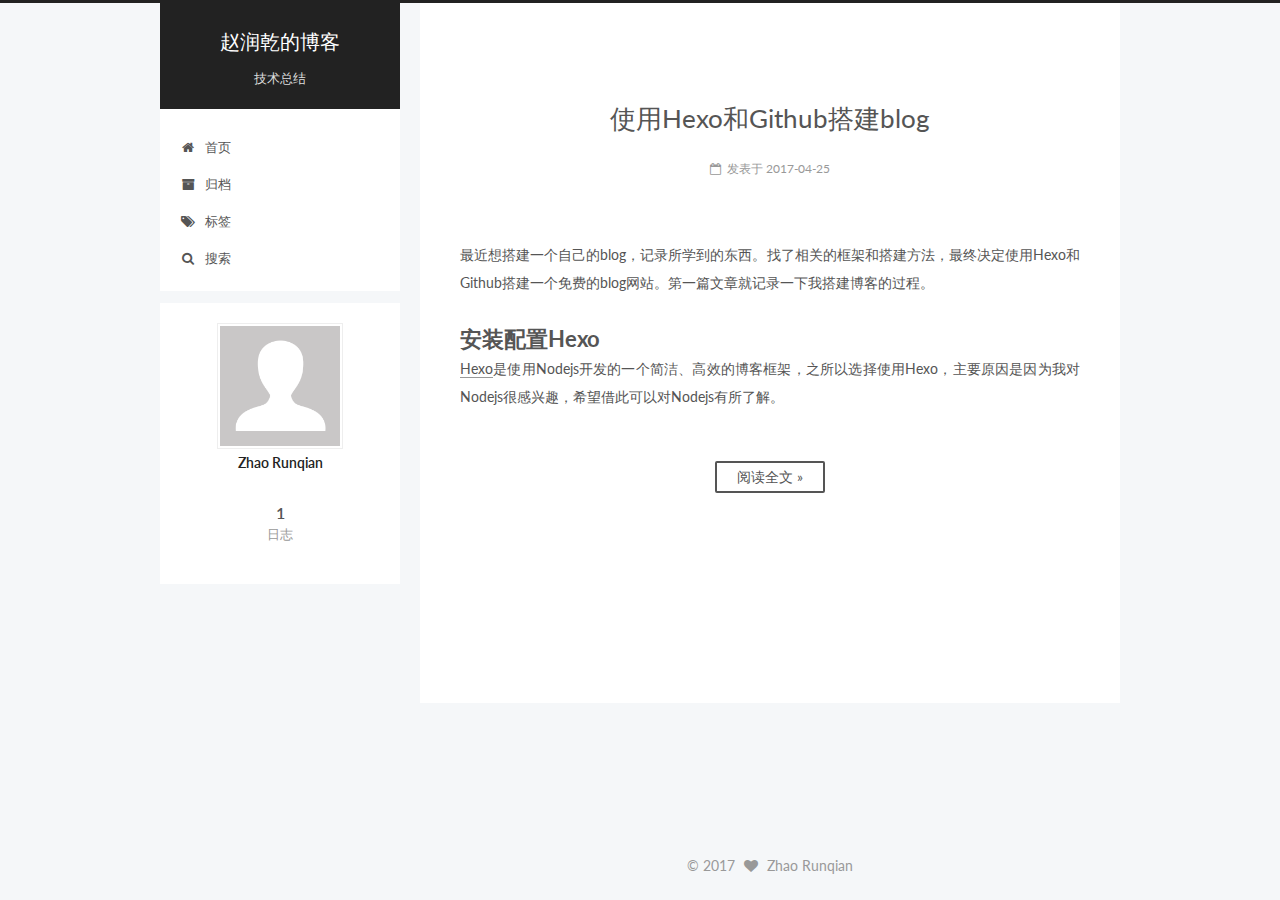
<file: index.html>
<!doctype html>




<html class="theme-next pisces" lang="zh-Hans">
<head>
  <meta charset="UTF-8"/>
<meta http-equiv="X-UA-Compatible" content="IE=edge" />
<meta name="viewport" content="width=device-width, initial-scale=1, maximum-scale=1"/>



<meta http-equiv="Cache-Control" content="no-transform" />
<meta http-equiv="Cache-Control" content="no-siteapp" />















  
  
  <link href="/lib/fancybox/source/jquery.fancybox.css?v=2.1.5" rel="stylesheet" type="text/css" />




  
  
  
  

  
    
    
  

  

  

  

  

  
    
    
    <link href="//fonts.googleapis.com/css?family=Lato:300,300italic,400,400italic,700,700italic&subset=latin,latin-ext" rel="stylesheet" type="text/css">
  






<link href="/lib/font-awesome/css/font-awesome.min.css?v=4.6.2" rel="stylesheet" type="text/css" />

<link href="/css/main.css?v=5.1.0" rel="stylesheet" type="text/css" />


  <meta name="keywords" content="Hexo, NexT" />








  <link rel="shortcut icon" type="image/x-icon" href="/favicon.ico?v=5.1.0" />






<meta name="description" content="个人经验技术总结">
<meta property="og:type" content="website">
<meta property="og:title" content="赵润乾的博客">
<meta property="og:url" content="https://summer1990.github.io/index.html">
<meta property="og:site_name" content="赵润乾的博客">
<meta property="og:description" content="个人经验技术总结">
<meta name="twitter:card" content="summary">
<meta name="twitter:title" content="赵润乾的博客">
<meta name="twitter:description" content="个人经验技术总结">



<script type="text/javascript" id="hexo.configurations">
  var NexT = window.NexT || {};
  var CONFIG = {
    root: '/',
    scheme: 'Pisces',
    sidebar: {"position":"left","display":"post","offset":12,"offset_float":0,"b2t":false,"scrollpercent":false},
    fancybox: true,
    motion: false,
    duoshuo: {
      userId: '0',
      author: '博主'
    },
    algolia: {
      applicationID: '',
      apiKey: '',
      indexName: '',
      hits: {"per_page":10},
      labels: {"input_placeholder":"Search for Posts","hits_empty":"We didn't find any results for the search: ${query}","hits_stats":"${hits} results found in ${time} ms"}
    }
  };
</script>



  <link rel="canonical" href="https://summer1990.github.io/"/>





  <title> 赵润乾的博客 </title>
</head>

<body itemscope itemtype="http://schema.org/WebPage" lang="zh-Hans">

  














  
  
    
  

  <div class="container sidebar-position-left 
   page-home 
 ">
    <div class="headband"></div>

    <header id="header" class="header" itemscope itemtype="http://schema.org/WPHeader">
      <div class="header-inner"><div class="site-brand-wrapper">
  <div class="site-meta ">
    

    <div class="custom-logo-site-title">
      <a href="/"  class="brand" rel="start">
        <span class="logo-line-before"><i></i></span>
        <span class="site-title">赵润乾的博客</span>
        <span class="logo-line-after"><i></i></span>
      </a>
    </div>
      
        <h1 class="site-subtitle" itemprop="description">技术总结</h1>
      
  </div>

  <div class="site-nav-toggle">
    <button>
      <span class="btn-bar"></span>
      <span class="btn-bar"></span>
      <span class="btn-bar"></span>
    </button>
  </div>
</div>

<nav class="site-nav">
  

  
    <ul id="menu" class="menu">
      
        
        <li class="menu-item menu-item-home">
          <a href="/" rel="section">
            
              <i class="menu-item-icon fa fa-fw fa-home"></i> <br />
            
            首页
          </a>
        </li>
      
        
        <li class="menu-item menu-item-archives">
          <a href="/archives" rel="section">
            
              <i class="menu-item-icon fa fa-fw fa-archive"></i> <br />
            
            归档
          </a>
        </li>
      
        
        <li class="menu-item menu-item-tags">
          <a href="/tags" rel="section">
            
              <i class="menu-item-icon fa fa-fw fa-tags"></i> <br />
            
            标签
          </a>
        </li>
      

      
        <li class="menu-item menu-item-search">
          
            <a href="javascript:;" class="popup-trigger">
          
            
              <i class="menu-item-icon fa fa-search fa-fw"></i> <br />
            
            搜索
          </a>
        </li>
      
    </ul>
  

  
    <div class="site-search">
      
  <div class="popup search-popup local-search-popup">
  <div class="local-search-header clearfix">
    <span class="search-icon">
      <i class="fa fa-search"></i>
    </span>
    <span class="popup-btn-close">
      <i class="fa fa-times-circle"></i>
    </span>
    <div class="local-search-input-wrapper">
      <input autocapitalize="off" autocomplete="off" autocorrect="off"
             placeholder="搜索..." spellcheck="false"
             type="text" id="local-search-input">
    </div>
  </div>
  <div id="local-search-result"></div>
</div>



    </div>
  
</nav>



 </div>
    </header>

    <main id="main" class="main">
      <div class="main-inner">
        <div class="content-wrap">
          <div id="content" class="content">
            
  <section id="posts" class="posts-expand">
    
      

  

  
  
  

  <article class="post post-type-normal " itemscope itemtype="http://schema.org/Article">
    <link itemprop="mainEntityOfPage" href="https://summer1990.github.io/2017/04/25/hexo-blog/">

    <span hidden itemprop="author" itemscope itemtype="http://schema.org/Person">
      <meta itemprop="name" content="Zhao Runqian">
      <meta itemprop="description" content="">
      <meta itemprop="image" content="/images/avatar.gif">
    </span>

    <span hidden itemprop="publisher" itemscope itemtype="http://schema.org/Organization">
      <meta itemprop="name" content="赵润乾的博客">
    </span>

    
      <header class="post-header">

        
        
          <h2 class="post-title" itemprop="name headline">
            
            
              
                
                <a class="post-title-link" href="/2017/04/25/hexo-blog/" itemprop="url">
                  使用Hexo和Github搭建blog
                </a>
              
            
          </h2>
        

        <div class="post-meta">
          <span class="post-time">
            
              <span class="post-meta-item-icon">
                <i class="fa fa-calendar-o"></i>
              </span>
              
                <span class="post-meta-item-text">发表于</span>
              
              <time title="创建于" itemprop="dateCreated datePublished" datetime="2017-04-25T10:12:52+08:00">
                2017-04-25
              </time>
            

            

            
          </span>

          

          
            
          

          
          

          

          

          

        </div>
      </header>
    


    <div class="post-body" itemprop="articleBody">

      
      

      
        
          <p>最近想搭建一个自己的blog，记录所学到的东西。找了相关的框架和搭建方法，最终决定使用Hexo和Github搭建一个免费的blog网站。第一篇文章就记录一下我搭建博客的过程。</p>
<h1 id="安装配置Hexo"><a href="#安装配置Hexo" class="headerlink" title="安装配置Hexo"></a>安装配置Hexo</h1><p><a href="https://hexo.io/">Hexo</a>是使用Nodejs开发的一个简洁、高效的博客框架，之所以选择使用Hexo，主要原因是因为我对Nodejs很感兴趣，希望借此可以对Nodejs有所了解。<br>
          <!--noindex-->
          <div class="post-button text-center">
            <a class="btn" href="/2017/04/25/hexo-blog/#more" rel="contents">
              阅读全文 &raquo;
            </a>
          </div>
          <!--/noindex-->
        
      
    </div>

    <div>
      
    </div>

    <div>
      
    </div>

    <div>
      
    </div>

    <footer class="post-footer">
      

      

      

      
      
        <div class="post-eof"></div>
      
    </footer>
  </article>


    
  </section>

  


          </div>
          


          

        </div>
        
          
  
  <div class="sidebar-toggle">
    <div class="sidebar-toggle-line-wrap">
      <span class="sidebar-toggle-line sidebar-toggle-line-first"></span>
      <span class="sidebar-toggle-line sidebar-toggle-line-middle"></span>
      <span class="sidebar-toggle-line sidebar-toggle-line-last"></span>
    </div>
  </div>

  <aside id="sidebar" class="sidebar">
    <div class="sidebar-inner">

      

      

      <section class="site-overview sidebar-panel sidebar-panel-active">
        <div class="site-author motion-element" itemprop="author" itemscope itemtype="http://schema.org/Person">
          <img class="site-author-image" itemprop="image"
               src="/images/avatar.gif"
               alt="Zhao Runqian" />
          <p class="site-author-name" itemprop="name">Zhao Runqian</p>
           
              <p class="site-description motion-element" itemprop="description"></p>
           
        </div>
        <nav class="site-state motion-element">

          
            <div class="site-state-item site-state-posts">
              <a href="/archives">
                <span class="site-state-item-count">1</span>
                <span class="site-state-item-name">日志</span>
              </a>
            </div>
          

          

          

        </nav>

        

        <div class="links-of-author motion-element">
          
        </div>

        
        

        
        

        


      </section>

      

      

    </div>
  </aside>


        
      </div>
    </main>

    <footer id="footer" class="footer">
      <div class="footer-inner">
        <div class="copyright" >
  
  &copy; 
  <span itemprop="copyrightYear">2017</span>
  <span class="with-love">
    <i class="fa fa-heart"></i>
  </span>
  <span class="author" itemprop="copyrightHolder">Zhao Runqian</span>
</div>



        

        
      </div>
    </footer>

    
      <div class="back-to-top">
        <i class="fa fa-arrow-up"></i>
        
      </div>
    

  </div>

  

<script type="text/javascript">
  if (Object.prototype.toString.call(window.Promise) !== '[object Function]') {
    window.Promise = null;
  }
</script>









  






  
  <script type="text/javascript" src="/lib/jquery/index.js?v=2.1.3"></script>

  
  <script type="text/javascript" src="/lib/fastclick/lib/fastclick.min.js?v=1.0.6"></script>

  
  <script type="text/javascript" src="/lib/jquery_lazyload/jquery.lazyload.js?v=1.9.7"></script>

  
  <script type="text/javascript" src="/lib/velocity/velocity.min.js?v=1.2.1"></script>

  
  <script type="text/javascript" src="/lib/velocity/velocity.ui.min.js?v=1.2.1"></script>

  
  <script type="text/javascript" src="/lib/fancybox/source/jquery.fancybox.pack.js?v=2.1.5"></script>


  


  <script type="text/javascript" src="/js/src/utils.js?v=5.1.0"></script>

  <script type="text/javascript" src="/js/src/motion.js?v=5.1.0"></script>



  
  


  <script type="text/javascript" src="/js/src/affix.js?v=5.1.0"></script>

  <script type="text/javascript" src="/js/src/schemes/pisces.js?v=5.1.0"></script>



  

  


  <script type="text/javascript" src="/js/src/bootstrap.js?v=5.1.0"></script>



  


  




	





  





  





  






  

  <script type="text/javascript">
    // Popup Window;
    var isfetched = false;
    // Search DB path;
    var search_path = "";
    if (search_path.length == 0) {
      search_path = "search.xml";
    }
    var path = "/" + search_path;
    // monitor main search box;

    function proceedsearch() {
      $("body")
        .append('<div class="search-popup-overlay local-search-pop-overlay"></div>')
        .css('overflow', 'hidden');
      $('.popup').toggle();
    }
    // search function;
    var searchFunc = function(path, search_id, content_id) {
      'use strict';
      $.ajax({
        url: path,
        dataType: "xml",
        async: true,
        success: function( xmlResponse ) {
          // get the contents from search data
          isfetched = true;
          $('.popup').detach().appendTo('.header-inner');
          var datas = $( "entry", xmlResponse ).map(function() {
            return {
              title: $( "title", this ).text(),
              content: $("content",this).text(),
              url: $( "url" , this).text()
            };
          }).get();
          var $input = document.getElementById(search_id);
          var $resultContent = document.getElementById(content_id);
          $input.addEventListener('input', function(){
            var matchcounts = 0;
            var str='<ul class=\"search-result-list\">';
            var keywords = this.value.trim().toLowerCase().split(/[\s\-]+/);
            $resultContent.innerHTML = "";
            if (this.value.trim().length > 1) {
              // perform local searching
              datas.forEach(function(data) {
                var isMatch = false;
                var content_index = [];
                var data_title = data.title.trim().toLowerCase();
                var data_content = data.content.trim().replace(/<[^>]+>/g,"").toLowerCase();
                var data_url = decodeURIComponent(data.url);
                var index_title = -1;
                var index_content = -1;
                var first_occur = -1;
                // only match artiles with not empty titles and contents
                if(data_title != '') {
                  keywords.forEach(function(keyword, i) {
                    index_title = data_title.indexOf(keyword);
                    index_content = data_content.indexOf(keyword);
                    if( index_title >= 0 || index_content >= 0 ){
                      isMatch = true;
                      if (i == 0) {
                        first_occur = index_content;
                      }
                    }

                  });
                }
                // show search results
                if (isMatch) {
                  matchcounts += 1;
                  str += "<li><a href='"+ data_url +"' class='search-result-title'>"+ data_title +"</a>";
                  var content = data.content.trim().replace(/<[^>]+>/g,"");
                  if (first_occur >= 0) {
                    // cut out 100 characters
                    var start = first_occur - 20;
                    var end = first_occur + 80;
                    if(start < 0){
                      start = 0;
                    }
                    if(start == 0){
                      end = 50;
                    }
                    if(end > content.length){
                      end = content.length;
                    }
                    var match_content = content.substring(start, end);
                    // highlight all keywords
                    keywords.forEach(function(keyword){
                      var regS = new RegExp(keyword, "gi");
                      match_content = match_content.replace(regS, "<b class=\"search-keyword\">"+keyword+"</b>");
                    });

                    str += "<p class=\"search-result\">" + match_content +"...</p>"
                  }
                  str += "</li>";
                }
              })};
            str += "</ul>";
            if (matchcounts == 0) { str = '<div id="no-result"><i class="fa fa-frown-o fa-5x" /></div>' }
            if (keywords == "") { str = '<div id="no-result"><i class="fa fa-search fa-5x" /></div>' }
            $resultContent.innerHTML = str;
          });
          proceedsearch();
        }
      });}

    // handle and trigger popup window;
    $('.popup-trigger').click(function(e) {
      e.stopPropagation();
      if (isfetched == false) {
        searchFunc(path, 'local-search-input', 'local-search-result');
      } else {
        proceedsearch();
      };
    });

    $('.popup-btn-close').click(function(e){
      $('.popup').hide();
      $(".local-search-pop-overlay").remove();
      $('body').css('overflow', '');
    });
    $('.popup').click(function(e){
      e.stopPropagation();
    });
  </script>





  

  

  

  

</body>
</html>
</file>
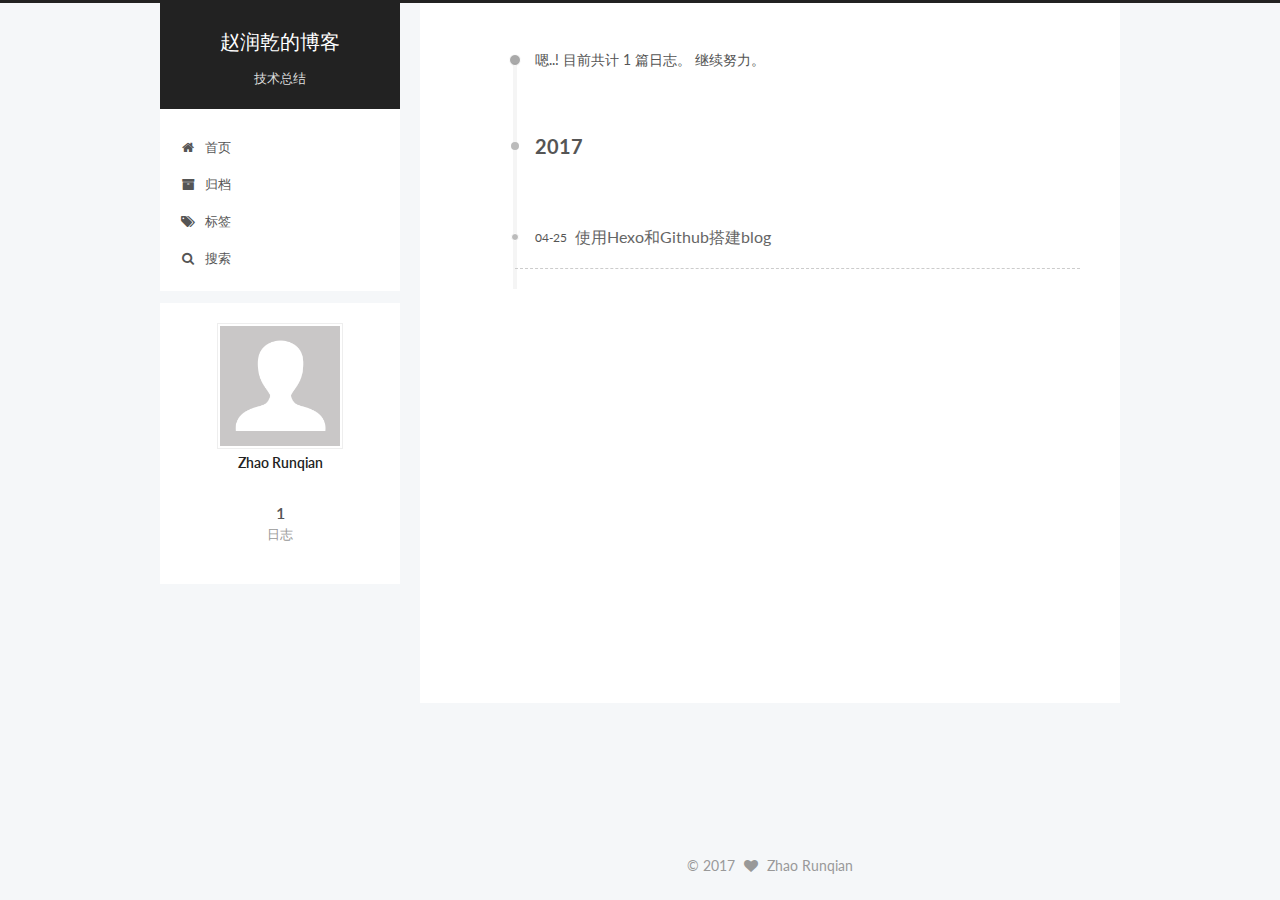
<file: archives/index.html>
<!doctype html>




<html class="theme-next pisces" lang="zh-Hans">
<head>
  <meta charset="UTF-8"/>
<meta http-equiv="X-UA-Compatible" content="IE=edge" />
<meta name="viewport" content="width=device-width, initial-scale=1, maximum-scale=1"/>



<meta http-equiv="Cache-Control" content="no-transform" />
<meta http-equiv="Cache-Control" content="no-siteapp" />















  
  
  <link href="/lib/fancybox/source/jquery.fancybox.css?v=2.1.5" rel="stylesheet" type="text/css" />




  
  
  
  

  
    
    
  

  

  

  

  

  
    
    
    <link href="//fonts.googleapis.com/css?family=Lato:300,300italic,400,400italic,700,700italic&subset=latin,latin-ext" rel="stylesheet" type="text/css">
  






<link href="/lib/font-awesome/css/font-awesome.min.css?v=4.6.2" rel="stylesheet" type="text/css" />

<link href="/css/main.css?v=5.1.0" rel="stylesheet" type="text/css" />


  <meta name="keywords" content="Hexo, NexT" />








  <link rel="shortcut icon" type="image/x-icon" href="/favicon.ico?v=5.1.0" />






<meta name="description" content="个人经验技术总结">
<meta property="og:type" content="website">
<meta property="og:title" content="赵润乾的博客">
<meta property="og:url" content="https://summer1990.github.io/archives/index.html">
<meta property="og:site_name" content="赵润乾的博客">
<meta property="og:description" content="个人经验技术总结">
<meta name="twitter:card" content="summary">
<meta name="twitter:title" content="赵润乾的博客">
<meta name="twitter:description" content="个人经验技术总结">



<script type="text/javascript" id="hexo.configurations">
  var NexT = window.NexT || {};
  var CONFIG = {
    root: '/',
    scheme: 'Pisces',
    sidebar: {"position":"left","display":"post","offset":12,"offset_float":0,"b2t":false,"scrollpercent":false},
    fancybox: true,
    motion: false,
    duoshuo: {
      userId: '0',
      author: '博主'
    },
    algolia: {
      applicationID: '',
      apiKey: '',
      indexName: '',
      hits: {"per_page":10},
      labels: {"input_placeholder":"Search for Posts","hits_empty":"We didn't find any results for the search: ${query}","hits_stats":"${hits} results found in ${time} ms"}
    }
  };
</script>



  <link rel="canonical" href="https://summer1990.github.io/archives/"/>





  <title> 归档 | 赵润乾的博客 </title>
</head>

<body itemscope itemtype="http://schema.org/WebPage" lang="zh-Hans">

  














  
  
    
  

  <div class="container sidebar-position-left  page-archive  ">
    <div class="headband"></div>

    <header id="header" class="header" itemscope itemtype="http://schema.org/WPHeader">
      <div class="header-inner"><div class="site-brand-wrapper">
  <div class="site-meta ">
    

    <div class="custom-logo-site-title">
      <a href="/"  class="brand" rel="start">
        <span class="logo-line-before"><i></i></span>
        <span class="site-title">赵润乾的博客</span>
        <span class="logo-line-after"><i></i></span>
      </a>
    </div>
      
        <h1 class="site-subtitle" itemprop="description">技术总结</h1>
      
  </div>

  <div class="site-nav-toggle">
    <button>
      <span class="btn-bar"></span>
      <span class="btn-bar"></span>
      <span class="btn-bar"></span>
    </button>
  </div>
</div>

<nav class="site-nav">
  

  
    <ul id="menu" class="menu">
      
        
        <li class="menu-item menu-item-home">
          <a href="/" rel="section">
            
              <i class="menu-item-icon fa fa-fw fa-home"></i> <br />
            
            首页
          </a>
        </li>
      
        
        <li class="menu-item menu-item-archives">
          <a href="/archives" rel="section">
            
              <i class="menu-item-icon fa fa-fw fa-archive"></i> <br />
            
            归档
          </a>
        </li>
      
        
        <li class="menu-item menu-item-tags">
          <a href="/tags" rel="section">
            
              <i class="menu-item-icon fa fa-fw fa-tags"></i> <br />
            
            标签
          </a>
        </li>
      

      
        <li class="menu-item menu-item-search">
          
            <a href="javascript:;" class="popup-trigger">
          
            
              <i class="menu-item-icon fa fa-search fa-fw"></i> <br />
            
            搜索
          </a>
        </li>
      
    </ul>
  

  
    <div class="site-search">
      
  <div class="popup search-popup local-search-popup">
  <div class="local-search-header clearfix">
    <span class="search-icon">
      <i class="fa fa-search"></i>
    </span>
    <span class="popup-btn-close">
      <i class="fa fa-times-circle"></i>
    </span>
    <div class="local-search-input-wrapper">
      <input autocapitalize="off" autocomplete="off" autocorrect="off"
             placeholder="搜索..." spellcheck="false"
             type="text" id="local-search-input">
    </div>
  </div>
  <div id="local-search-result"></div>
</div>



    </div>
  
</nav>



 </div>
    </header>

    <main id="main" class="main">
      <div class="main-inner">
        <div class="content-wrap">
          <div id="content" class="content">
            

  <section id="posts" class="posts-collapse">
    <span class="archive-move-on"></span>

    <span class="archive-page-counter">
      
      
      
        
      
      嗯..! 目前共计 1 篇日志。 继续努力。
    </span>

    

      
      
      

      
        
        <div class="collection-title">
          <h2 class="archive-year motion-element" id="archive-year-2017">2017</h2>
        </div>
      
      

      

  <article class="post post-type-normal" itemscope itemtype="http://schema.org/Article">
    <header class="post-header">

      <h2 class="post-title">
        
            <a class="post-title-link" href="/2017/04/25/hexo-blog/" itemprop="url">
              
                <span itemprop="name">使用Hexo和Github搭建blog</span>
              
            </a>
        
      </h2>

      <div class="post-meta">
        <time class="post-time" itemprop="dateCreated"
              datetime="2017-04-25T10:12:52+08:00"
              content="2017-04-25" >
          04-25
        </time>
      </div>

    </header>
  </article>



    

  </section>

  



          </div>
          


          

        </div>
        
          
  
  <div class="sidebar-toggle">
    <div class="sidebar-toggle-line-wrap">
      <span class="sidebar-toggle-line sidebar-toggle-line-first"></span>
      <span class="sidebar-toggle-line sidebar-toggle-line-middle"></span>
      <span class="sidebar-toggle-line sidebar-toggle-line-last"></span>
    </div>
  </div>

  <aside id="sidebar" class="sidebar">
    <div class="sidebar-inner">

      

      

      <section class="site-overview sidebar-panel sidebar-panel-active">
        <div class="site-author motion-element" itemprop="author" itemscope itemtype="http://schema.org/Person">
          <img class="site-author-image" itemprop="image"
               src="/images/avatar.gif"
               alt="Zhao Runqian" />
          <p class="site-author-name" itemprop="name">Zhao Runqian</p>
           
              <p class="site-description motion-element" itemprop="description"></p>
           
        </div>
        <nav class="site-state motion-element">

          
            <div class="site-state-item site-state-posts">
              <a href="/archives">
                <span class="site-state-item-count">1</span>
                <span class="site-state-item-name">日志</span>
              </a>
            </div>
          

          

          

        </nav>

        

        <div class="links-of-author motion-element">
          
        </div>

        
        

        
        

        


      </section>

      

      

    </div>
  </aside>


        
      </div>
    </main>

    <footer id="footer" class="footer">
      <div class="footer-inner">
        <div class="copyright" >
  
  &copy; 
  <span itemprop="copyrightYear">2017</span>
  <span class="with-love">
    <i class="fa fa-heart"></i>
  </span>
  <span class="author" itemprop="copyrightHolder">Zhao Runqian</span>
</div>



        

        
      </div>
    </footer>

    
      <div class="back-to-top">
        <i class="fa fa-arrow-up"></i>
        
      </div>
    

  </div>

  

<script type="text/javascript">
  if (Object.prototype.toString.call(window.Promise) !== '[object Function]') {
    window.Promise = null;
  }
</script>









  






  
  <script type="text/javascript" src="/lib/jquery/index.js?v=2.1.3"></script>

  
  <script type="text/javascript" src="/lib/fastclick/lib/fastclick.min.js?v=1.0.6"></script>

  
  <script type="text/javascript" src="/lib/jquery_lazyload/jquery.lazyload.js?v=1.9.7"></script>

  
  <script type="text/javascript" src="/lib/velocity/velocity.min.js?v=1.2.1"></script>

  
  <script type="text/javascript" src="/lib/velocity/velocity.ui.min.js?v=1.2.1"></script>

  
  <script type="text/javascript" src="/lib/fancybox/source/jquery.fancybox.pack.js?v=2.1.5"></script>


  


  <script type="text/javascript" src="/js/src/utils.js?v=5.1.0"></script>

  <script type="text/javascript" src="/js/src/motion.js?v=5.1.0"></script>



  
  


  <script type="text/javascript" src="/js/src/affix.js?v=5.1.0"></script>

  <script type="text/javascript" src="/js/src/schemes/pisces.js?v=5.1.0"></script>



  
  


  


  <script type="text/javascript" src="/js/src/bootstrap.js?v=5.1.0"></script>



  


  




	





  





  





  






  

  <script type="text/javascript">
    // Popup Window;
    var isfetched = false;
    // Search DB path;
    var search_path = "";
    if (search_path.length == 0) {
      search_path = "search.xml";
    }
    var path = "/" + search_path;
    // monitor main search box;

    function proceedsearch() {
      $("body")
        .append('<div class="search-popup-overlay local-search-pop-overlay"></div>')
        .css('overflow', 'hidden');
      $('.popup').toggle();
    }
    // search function;
    var searchFunc = function(path, search_id, content_id) {
      'use strict';
      $.ajax({
        url: path,
        dataType: "xml",
        async: true,
        success: function( xmlResponse ) {
          // get the contents from search data
          isfetched = true;
          $('.popup').detach().appendTo('.header-inner');
          var datas = $( "entry", xmlResponse ).map(function() {
            return {
              title: $( "title", this ).text(),
              content: $("content",this).text(),
              url: $( "url" , this).text()
            };
          }).get();
          var $input = document.getElementById(search_id);
          var $resultContent = document.getElementById(content_id);
          $input.addEventListener('input', function(){
            var matchcounts = 0;
            var str='<ul class=\"search-result-list\">';
            var keywords = this.value.trim().toLowerCase().split(/[\s\-]+/);
            $resultContent.innerHTML = "";
            if (this.value.trim().length > 1) {
              // perform local searching
              datas.forEach(function(data) {
                var isMatch = false;
                var content_index = [];
                var data_title = data.title.trim().toLowerCase();
                var data_content = data.content.trim().replace(/<[^>]+>/g,"").toLowerCase();
                var data_url = decodeURIComponent(data.url);
                var index_title = -1;
                var index_content = -1;
                var first_occur = -1;
                // only match artiles with not empty titles and contents
                if(data_title != '') {
                  keywords.forEach(function(keyword, i) {
                    index_title = data_title.indexOf(keyword);
                    index_content = data_content.indexOf(keyword);
                    if( index_title >= 0 || index_content >= 0 ){
                      isMatch = true;
                      if (i == 0) {
                        first_occur = index_content;
                      }
                    }

                  });
                }
                // show search results
                if (isMatch) {
                  matchcounts += 1;
                  str += "<li><a href='"+ data_url +"' class='search-result-title'>"+ data_title +"</a>";
                  var content = data.content.trim().replace(/<[^>]+>/g,"");
                  if (first_occur >= 0) {
                    // cut out 100 characters
                    var start = first_occur - 20;
                    var end = first_occur + 80;
                    if(start < 0){
                      start = 0;
                    }
                    if(start == 0){
                      end = 50;
                    }
                    if(end > content.length){
                      end = content.length;
                    }
                    var match_content = content.substring(start, end);
                    // highlight all keywords
                    keywords.forEach(function(keyword){
                      var regS = new RegExp(keyword, "gi");
                      match_content = match_content.replace(regS, "<b class=\"search-keyword\">"+keyword+"</b>");
                    });

                    str += "<p class=\"search-result\">" + match_content +"...</p>"
                  }
                  str += "</li>";
                }
              })};
            str += "</ul>";
            if (matchcounts == 0) { str = '<div id="no-result"><i class="fa fa-frown-o fa-5x" /></div>' }
            if (keywords == "") { str = '<div id="no-result"><i class="fa fa-search fa-5x" /></div>' }
            $resultContent.innerHTML = str;
          });
          proceedsearch();
        }
      });}

    // handle and trigger popup window;
    $('.popup-trigger').click(function(e) {
      e.stopPropagation();
      if (isfetched == false) {
        searchFunc(path, 'local-search-input', 'local-search-result');
      } else {
        proceedsearch();
      };
    });

    $('.popup-btn-close').click(function(e){
      $('.popup').hide();
      $(".local-search-pop-overlay").remove();
      $('body').css('overflow', '');
    });
    $('.popup').click(function(e){
      e.stopPropagation();
    });
  </script>





  

  

  

  

</body>
</html>
</file>
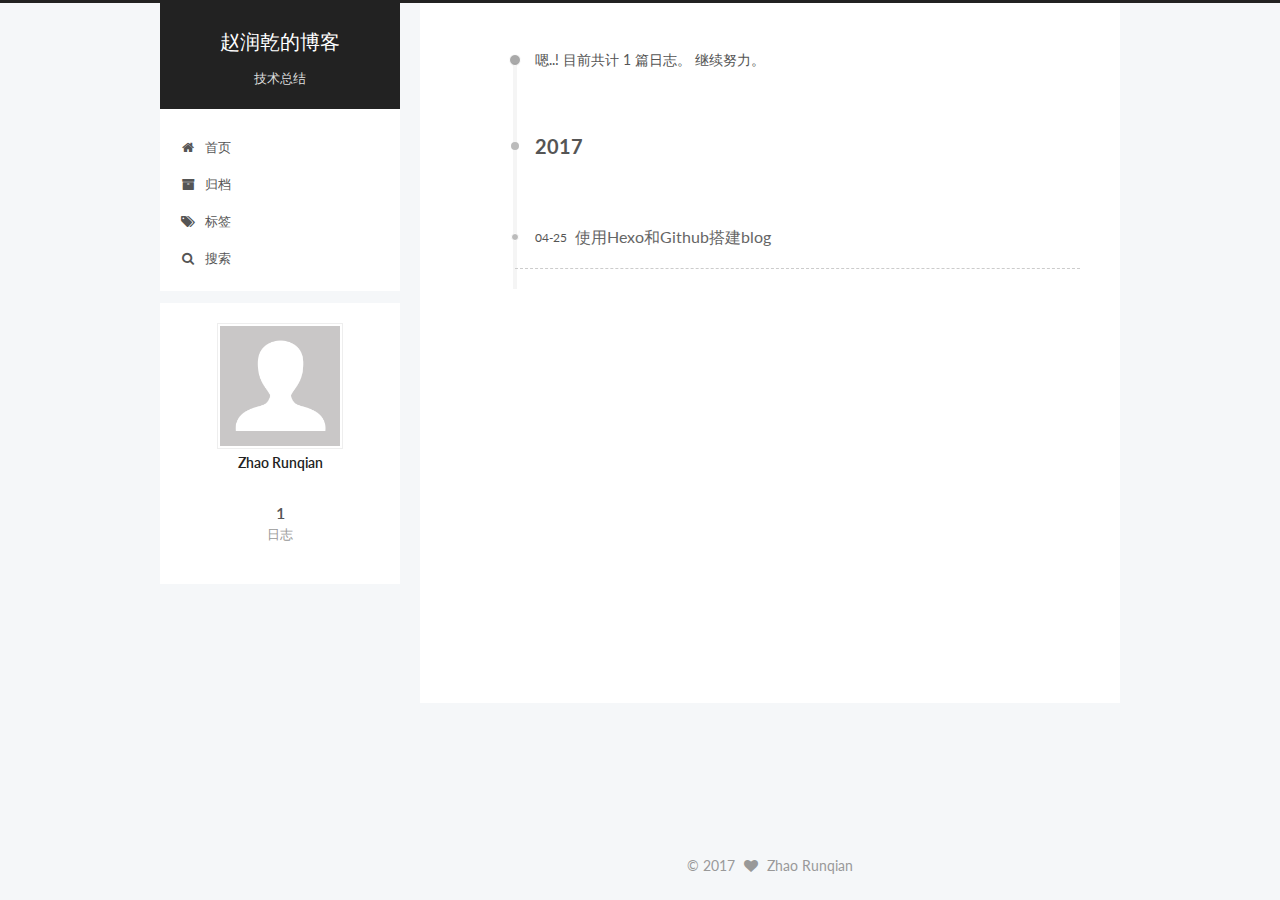
<file: archives/2017/index.html>
<!doctype html>




<html class="theme-next pisces" lang="zh-Hans">
<head>
  <meta charset="UTF-8"/>
<meta http-equiv="X-UA-Compatible" content="IE=edge" />
<meta name="viewport" content="width=device-width, initial-scale=1, maximum-scale=1"/>



<meta http-equiv="Cache-Control" content="no-transform" />
<meta http-equiv="Cache-Control" content="no-siteapp" />















  
  
  <link href="/lib/fancybox/source/jquery.fancybox.css?v=2.1.5" rel="stylesheet" type="text/css" />




  
  
  
  

  
    
    
  

  

  

  

  

  
    
    
    <link href="//fonts.googleapis.com/css?family=Lato:300,300italic,400,400italic,700,700italic&subset=latin,latin-ext" rel="stylesheet" type="text/css">
  






<link href="/lib/font-awesome/css/font-awesome.min.css?v=4.6.2" rel="stylesheet" type="text/css" />

<link href="/css/main.css?v=5.1.0" rel="stylesheet" type="text/css" />


  <meta name="keywords" content="Hexo, NexT" />








  <link rel="shortcut icon" type="image/x-icon" href="/favicon.ico?v=5.1.0" />






<meta name="description" content="个人经验技术总结">
<meta property="og:type" content="website">
<meta property="og:title" content="赵润乾的博客">
<meta property="og:url" content="https://summer1990.github.io/archives/2017/index.html">
<meta property="og:site_name" content="赵润乾的博客">
<meta property="og:description" content="个人经验技术总结">
<meta name="twitter:card" content="summary">
<meta name="twitter:title" content="赵润乾的博客">
<meta name="twitter:description" content="个人经验技术总结">



<script type="text/javascript" id="hexo.configurations">
  var NexT = window.NexT || {};
  var CONFIG = {
    root: '/',
    scheme: 'Pisces',
    sidebar: {"position":"left","display":"post","offset":12,"offset_float":0,"b2t":false,"scrollpercent":false},
    fancybox: true,
    motion: false,
    duoshuo: {
      userId: '0',
      author: '博主'
    },
    algolia: {
      applicationID: '',
      apiKey: '',
      indexName: '',
      hits: {"per_page":10},
      labels: {"input_placeholder":"Search for Posts","hits_empty":"We didn't find any results for the search: ${query}","hits_stats":"${hits} results found in ${time} ms"}
    }
  };
</script>



  <link rel="canonical" href="https://summer1990.github.io/archives/2017/"/>





  <title> 归档 | 赵润乾的博客 </title>
</head>

<body itemscope itemtype="http://schema.org/WebPage" lang="zh-Hans">

  














  
  
    
  

  <div class="container sidebar-position-left  page-archive  ">
    <div class="headband"></div>

    <header id="header" class="header" itemscope itemtype="http://schema.org/WPHeader">
      <div class="header-inner"><div class="site-brand-wrapper">
  <div class="site-meta ">
    

    <div class="custom-logo-site-title">
      <a href="/"  class="brand" rel="start">
        <span class="logo-line-before"><i></i></span>
        <span class="site-title">赵润乾的博客</span>
        <span class="logo-line-after"><i></i></span>
      </a>
    </div>
      
        <h1 class="site-subtitle" itemprop="description">技术总结</h1>
      
  </div>

  <div class="site-nav-toggle">
    <button>
      <span class="btn-bar"></span>
      <span class="btn-bar"></span>
      <span class="btn-bar"></span>
    </button>
  </div>
</div>

<nav class="site-nav">
  

  
    <ul id="menu" class="menu">
      
        
        <li class="menu-item menu-item-home">
          <a href="/" rel="section">
            
              <i class="menu-item-icon fa fa-fw fa-home"></i> <br />
            
            首页
          </a>
        </li>
      
        
        <li class="menu-item menu-item-archives">
          <a href="/archives" rel="section">
            
              <i class="menu-item-icon fa fa-fw fa-archive"></i> <br />
            
            归档
          </a>
        </li>
      
        
        <li class="menu-item menu-item-tags">
          <a href="/tags" rel="section">
            
              <i class="menu-item-icon fa fa-fw fa-tags"></i> <br />
            
            标签
          </a>
        </li>
      

      
        <li class="menu-item menu-item-search">
          
            <a href="javascript:;" class="popup-trigger">
          
            
              <i class="menu-item-icon fa fa-search fa-fw"></i> <br />
            
            搜索
          </a>
        </li>
      
    </ul>
  

  
    <div class="site-search">
      
  <div class="popup search-popup local-search-popup">
  <div class="local-search-header clearfix">
    <span class="search-icon">
      <i class="fa fa-search"></i>
    </span>
    <span class="popup-btn-close">
      <i class="fa fa-times-circle"></i>
    </span>
    <div class="local-search-input-wrapper">
      <input autocapitalize="off" autocomplete="off" autocorrect="off"
             placeholder="搜索..." spellcheck="false"
             type="text" id="local-search-input">
    </div>
  </div>
  <div id="local-search-result"></div>
</div>



    </div>
  
</nav>



 </div>
    </header>

    <main id="main" class="main">
      <div class="main-inner">
        <div class="content-wrap">
          <div id="content" class="content">
            

  <section id="posts" class="posts-collapse">
    <span class="archive-move-on"></span>

    <span class="archive-page-counter">
      
      
      
        
      
      嗯..! 目前共计 1 篇日志。 继续努力。
    </span>

    

      
      
      

      
        
        <div class="collection-title">
          <h2 class="archive-year motion-element" id="archive-year-2017">2017</h2>
        </div>
      
      

      

  <article class="post post-type-normal" itemscope itemtype="http://schema.org/Article">
    <header class="post-header">

      <h2 class="post-title">
        
            <a class="post-title-link" href="/2017/04/25/hexo-blog/" itemprop="url">
              
                <span itemprop="name">使用Hexo和Github搭建blog</span>
              
            </a>
        
      </h2>

      <div class="post-meta">
        <time class="post-time" itemprop="dateCreated"
              datetime="2017-04-25T10:12:52+08:00"
              content="2017-04-25" >
          04-25
        </time>
      </div>

    </header>
  </article>



    

  </section>

  



          </div>
          


          

        </div>
        
          
  
  <div class="sidebar-toggle">
    <div class="sidebar-toggle-line-wrap">
      <span class="sidebar-toggle-line sidebar-toggle-line-first"></span>
      <span class="sidebar-toggle-line sidebar-toggle-line-middle"></span>
      <span class="sidebar-toggle-line sidebar-toggle-line-last"></span>
    </div>
  </div>

  <aside id="sidebar" class="sidebar">
    <div class="sidebar-inner">

      

      

      <section class="site-overview sidebar-panel sidebar-panel-active">
        <div class="site-author motion-element" itemprop="author" itemscope itemtype="http://schema.org/Person">
          <img class="site-author-image" itemprop="image"
               src="/images/avatar.gif"
               alt="Zhao Runqian" />
          <p class="site-author-name" itemprop="name">Zhao Runqian</p>
           
              <p class="site-description motion-element" itemprop="description"></p>
           
        </div>
        <nav class="site-state motion-element">

          
            <div class="site-state-item site-state-posts">
              <a href="/archives">
                <span class="site-state-item-count">1</span>
                <span class="site-state-item-name">日志</span>
              </a>
            </div>
          

          

          

        </nav>

        

        <div class="links-of-author motion-element">
          
        </div>

        
        

        
        

        


      </section>

      

      

    </div>
  </aside>


        
      </div>
    </main>

    <footer id="footer" class="footer">
      <div class="footer-inner">
        <div class="copyright" >
  
  &copy; 
  <span itemprop="copyrightYear">2017</span>
  <span class="with-love">
    <i class="fa fa-heart"></i>
  </span>
  <span class="author" itemprop="copyrightHolder">Zhao Runqian</span>
</div>



        

        
      </div>
    </footer>

    
      <div class="back-to-top">
        <i class="fa fa-arrow-up"></i>
        
      </div>
    

  </div>

  

<script type="text/javascript">
  if (Object.prototype.toString.call(window.Promise) !== '[object Function]') {
    window.Promise = null;
  }
</script>









  






  
  <script type="text/javascript" src="/lib/jquery/index.js?v=2.1.3"></script>

  
  <script type="text/javascript" src="/lib/fastclick/lib/fastclick.min.js?v=1.0.6"></script>

  
  <script type="text/javascript" src="/lib/jquery_lazyload/jquery.lazyload.js?v=1.9.7"></script>

  
  <script type="text/javascript" src="/lib/velocity/velocity.min.js?v=1.2.1"></script>

  
  <script type="text/javascript" src="/lib/velocity/velocity.ui.min.js?v=1.2.1"></script>

  
  <script type="text/javascript" src="/lib/fancybox/source/jquery.fancybox.pack.js?v=2.1.5"></script>


  


  <script type="text/javascript" src="/js/src/utils.js?v=5.1.0"></script>

  <script type="text/javascript" src="/js/src/motion.js?v=5.1.0"></script>



  
  


  <script type="text/javascript" src="/js/src/affix.js?v=5.1.0"></script>

  <script type="text/javascript" src="/js/src/schemes/pisces.js?v=5.1.0"></script>



  
  


  


  <script type="text/javascript" src="/js/src/bootstrap.js?v=5.1.0"></script>



  


  




	





  





  





  






  

  <script type="text/javascript">
    // Popup Window;
    var isfetched = false;
    // Search DB path;
    var search_path = "";
    if (search_path.length == 0) {
      search_path = "search.xml";
    }
    var path = "/" + search_path;
    // monitor main search box;

    function proceedsearch() {
      $("body")
        .append('<div class="search-popup-overlay local-search-pop-overlay"></div>')
        .css('overflow', 'hidden');
      $('.popup').toggle();
    }
    // search function;
    var searchFunc = function(path, search_id, content_id) {
      'use strict';
      $.ajax({
        url: path,
        dataType: "xml",
        async: true,
        success: function( xmlResponse ) {
          // get the contents from search data
          isfetched = true;
          $('.popup').detach().appendTo('.header-inner');
          var datas = $( "entry", xmlResponse ).map(function() {
            return {
              title: $( "title", this ).text(),
              content: $("content",this).text(),
              url: $( "url" , this).text()
            };
          }).get();
          var $input = document.getElementById(search_id);
          var $resultContent = document.getElementById(content_id);
          $input.addEventListener('input', function(){
            var matchcounts = 0;
            var str='<ul class=\"search-result-list\">';
            var keywords = this.value.trim().toLowerCase().split(/[\s\-]+/);
            $resultContent.innerHTML = "";
            if (this.value.trim().length > 1) {
              // perform local searching
              datas.forEach(function(data) {
                var isMatch = false;
                var content_index = [];
                var data_title = data.title.trim().toLowerCase();
                var data_content = data.content.trim().replace(/<[^>]+>/g,"").toLowerCase();
                var data_url = decodeURIComponent(data.url);
                var index_title = -1;
                var index_content = -1;
                var first_occur = -1;
                // only match artiles with not empty titles and contents
                if(data_title != '') {
                  keywords.forEach(function(keyword, i) {
                    index_title = data_title.indexOf(keyword);
                    index_content = data_content.indexOf(keyword);
                    if( index_title >= 0 || index_content >= 0 ){
                      isMatch = true;
                      if (i == 0) {
                        first_occur = index_content;
                      }
                    }

                  });
                }
                // show search results
                if (isMatch) {
                  matchcounts += 1;
                  str += "<li><a href='"+ data_url +"' class='search-result-title'>"+ data_title +"</a>";
                  var content = data.content.trim().replace(/<[^>]+>/g,"");
                  if (first_occur >= 0) {
                    // cut out 100 characters
                    var start = first_occur - 20;
                    var end = first_occur + 80;
                    if(start < 0){
                      start = 0;
                    }
                    if(start == 0){
                      end = 50;
                    }
                    if(end > content.length){
                      end = content.length;
                    }
                    var match_content = content.substring(start, end);
                    // highlight all keywords
                    keywords.forEach(function(keyword){
                      var regS = new RegExp(keyword, "gi");
                      match_content = match_content.replace(regS, "<b class=\"search-keyword\">"+keyword+"</b>");
                    });

                    str += "<p class=\"search-result\">" + match_content +"...</p>"
                  }
                  str += "</li>";
                }
              })};
            str += "</ul>";
            if (matchcounts == 0) { str = '<div id="no-result"><i class="fa fa-frown-o fa-5x" /></div>' }
            if (keywords == "") { str = '<div id="no-result"><i class="fa fa-search fa-5x" /></div>' }
            $resultContent.innerHTML = str;
          });
          proceedsearch();
        }
      });}

    // handle and trigger popup window;
    $('.popup-trigger').click(function(e) {
      e.stopPropagation();
      if (isfetched == false) {
        searchFunc(path, 'local-search-input', 'local-search-result');
      } else {
        proceedsearch();
      };
    });

    $('.popup-btn-close').click(function(e){
      $('.popup').hide();
      $(".local-search-pop-overlay").remove();
      $('body').css('overflow', '');
    });
    $('.popup').click(function(e){
      e.stopPropagation();
    });
  </script>





  

  

  

  

</body>
</html>
</file>
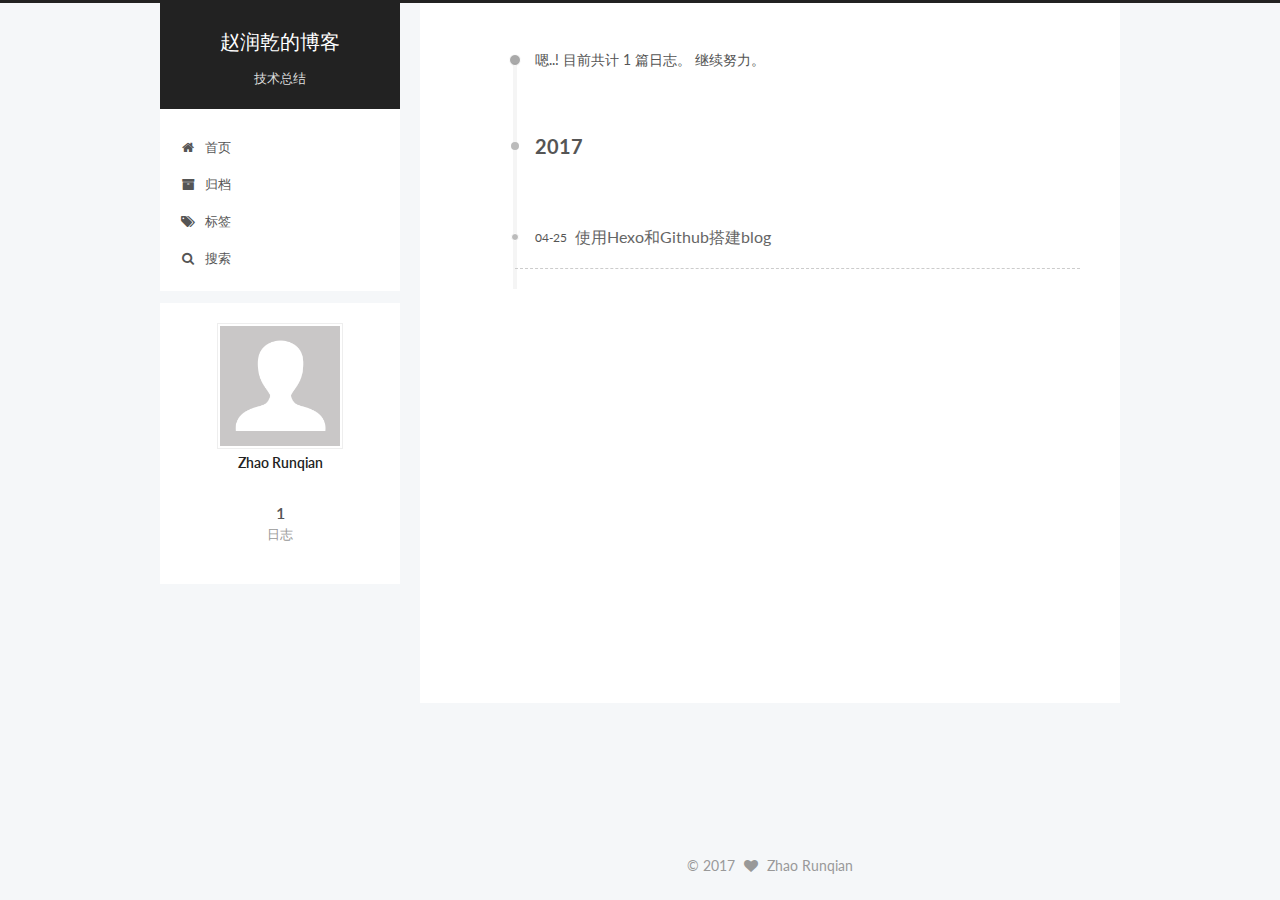
<file: archives/2017/04/index.html>
<!doctype html>




<html class="theme-next pisces" lang="zh-Hans">
<head>
  <meta charset="UTF-8"/>
<meta http-equiv="X-UA-Compatible" content="IE=edge" />
<meta name="viewport" content="width=device-width, initial-scale=1, maximum-scale=1"/>



<meta http-equiv="Cache-Control" content="no-transform" />
<meta http-equiv="Cache-Control" content="no-siteapp" />















  
  
  <link href="/lib/fancybox/source/jquery.fancybox.css?v=2.1.5" rel="stylesheet" type="text/css" />




  
  
  
  

  
    
    
  

  

  

  

  

  
    
    
    <link href="//fonts.googleapis.com/css?family=Lato:300,300italic,400,400italic,700,700italic&subset=latin,latin-ext" rel="stylesheet" type="text/css">
  






<link href="/lib/font-awesome/css/font-awesome.min.css?v=4.6.2" rel="stylesheet" type="text/css" />

<link href="/css/main.css?v=5.1.0" rel="stylesheet" type="text/css" />


  <meta name="keywords" content="Hexo, NexT" />








  <link rel="shortcut icon" type="image/x-icon" href="/favicon.ico?v=5.1.0" />






<meta name="description" content="个人经验技术总结">
<meta property="og:type" content="website">
<meta property="og:title" content="赵润乾的博客">
<meta property="og:url" content="https://summer1990.github.io/archives/2017/04/index.html">
<meta property="og:site_name" content="赵润乾的博客">
<meta property="og:description" content="个人经验技术总结">
<meta name="twitter:card" content="summary">
<meta name="twitter:title" content="赵润乾的博客">
<meta name="twitter:description" content="个人经验技术总结">



<script type="text/javascript" id="hexo.configurations">
  var NexT = window.NexT || {};
  var CONFIG = {
    root: '/',
    scheme: 'Pisces',
    sidebar: {"position":"left","display":"post","offset":12,"offset_float":0,"b2t":false,"scrollpercent":false},
    fancybox: true,
    motion: false,
    duoshuo: {
      userId: '0',
      author: '博主'
    },
    algolia: {
      applicationID: '',
      apiKey: '',
      indexName: '',
      hits: {"per_page":10},
      labels: {"input_placeholder":"Search for Posts","hits_empty":"We didn't find any results for the search: ${query}","hits_stats":"${hits} results found in ${time} ms"}
    }
  };
</script>



  <link rel="canonical" href="https://summer1990.github.io/archives/2017/04/"/>





  <title> 归档 | 赵润乾的博客 </title>
</head>

<body itemscope itemtype="http://schema.org/WebPage" lang="zh-Hans">

  














  
  
    
  

  <div class="container sidebar-position-left  page-archive  ">
    <div class="headband"></div>

    <header id="header" class="header" itemscope itemtype="http://schema.org/WPHeader">
      <div class="header-inner"><div class="site-brand-wrapper">
  <div class="site-meta ">
    

    <div class="custom-logo-site-title">
      <a href="/"  class="brand" rel="start">
        <span class="logo-line-before"><i></i></span>
        <span class="site-title">赵润乾的博客</span>
        <span class="logo-line-after"><i></i></span>
      </a>
    </div>
      
        <h1 class="site-subtitle" itemprop="description">技术总结</h1>
      
  </div>

  <div class="site-nav-toggle">
    <button>
      <span class="btn-bar"></span>
      <span class="btn-bar"></span>
      <span class="btn-bar"></span>
    </button>
  </div>
</div>

<nav class="site-nav">
  

  
    <ul id="menu" class="menu">
      
        
        <li class="menu-item menu-item-home">
          <a href="/" rel="section">
            
              <i class="menu-item-icon fa fa-fw fa-home"></i> <br />
            
            首页
          </a>
        </li>
      
        
        <li class="menu-item menu-item-archives">
          <a href="/archives" rel="section">
            
              <i class="menu-item-icon fa fa-fw fa-archive"></i> <br />
            
            归档
          </a>
        </li>
      
        
        <li class="menu-item menu-item-tags">
          <a href="/tags" rel="section">
            
              <i class="menu-item-icon fa fa-fw fa-tags"></i> <br />
            
            标签
          </a>
        </li>
      

      
        <li class="menu-item menu-item-search">
          
            <a href="javascript:;" class="popup-trigger">
          
            
              <i class="menu-item-icon fa fa-search fa-fw"></i> <br />
            
            搜索
          </a>
        </li>
      
    </ul>
  

  
    <div class="site-search">
      
  <div class="popup search-popup local-search-popup">
  <div class="local-search-header clearfix">
    <span class="search-icon">
      <i class="fa fa-search"></i>
    </span>
    <span class="popup-btn-close">
      <i class="fa fa-times-circle"></i>
    </span>
    <div class="local-search-input-wrapper">
      <input autocapitalize="off" autocomplete="off" autocorrect="off"
             placeholder="搜索..." spellcheck="false"
             type="text" id="local-search-input">
    </div>
  </div>
  <div id="local-search-result"></div>
</div>



    </div>
  
</nav>



 </div>
    </header>

    <main id="main" class="main">
      <div class="main-inner">
        <div class="content-wrap">
          <div id="content" class="content">
            

  <section id="posts" class="posts-collapse">
    <span class="archive-move-on"></span>

    <span class="archive-page-counter">
      
      
      
        
      
      嗯..! 目前共计 1 篇日志。 继续努力。
    </span>

    

      
      
      

      
        
        <div class="collection-title">
          <h2 class="archive-year motion-element" id="archive-year-2017">2017</h2>
        </div>
      
      

      

  <article class="post post-type-normal" itemscope itemtype="http://schema.org/Article">
    <header class="post-header">

      <h2 class="post-title">
        
            <a class="post-title-link" href="/2017/04/25/hexo-blog/" itemprop="url">
              
                <span itemprop="name">使用Hexo和Github搭建blog</span>
              
            </a>
        
      </h2>

      <div class="post-meta">
        <time class="post-time" itemprop="dateCreated"
              datetime="2017-04-25T10:12:52+08:00"
              content="2017-04-25" >
          04-25
        </time>
      </div>

    </header>
  </article>



    

  </section>

  



          </div>
          


          

        </div>
        
          
  
  <div class="sidebar-toggle">
    <div class="sidebar-toggle-line-wrap">
      <span class="sidebar-toggle-line sidebar-toggle-line-first"></span>
      <span class="sidebar-toggle-line sidebar-toggle-line-middle"></span>
      <span class="sidebar-toggle-line sidebar-toggle-line-last"></span>
    </div>
  </div>

  <aside id="sidebar" class="sidebar">
    <div class="sidebar-inner">

      

      

      <section class="site-overview sidebar-panel sidebar-panel-active">
        <div class="site-author motion-element" itemprop="author" itemscope itemtype="http://schema.org/Person">
          <img class="site-author-image" itemprop="image"
               src="/images/avatar.gif"
               alt="Zhao Runqian" />
          <p class="site-author-name" itemprop="name">Zhao Runqian</p>
           
              <p class="site-description motion-element" itemprop="description"></p>
           
        </div>
        <nav class="site-state motion-element">

          
            <div class="site-state-item site-state-posts">
              <a href="/archives">
                <span class="site-state-item-count">1</span>
                <span class="site-state-item-name">日志</span>
              </a>
            </div>
          

          

          

        </nav>

        

        <div class="links-of-author motion-element">
          
        </div>

        
        

        
        

        


      </section>

      

      

    </div>
  </aside>


        
      </div>
    </main>

    <footer id="footer" class="footer">
      <div class="footer-inner">
        <div class="copyright" >
  
  &copy; 
  <span itemprop="copyrightYear">2017</span>
  <span class="with-love">
    <i class="fa fa-heart"></i>
  </span>
  <span class="author" itemprop="copyrightHolder">Zhao Runqian</span>
</div>



        

        
      </div>
    </footer>

    
      <div class="back-to-top">
        <i class="fa fa-arrow-up"></i>
        
      </div>
    

  </div>

  

<script type="text/javascript">
  if (Object.prototype.toString.call(window.Promise) !== '[object Function]') {
    window.Promise = null;
  }
</script>









  






  
  <script type="text/javascript" src="/lib/jquery/index.js?v=2.1.3"></script>

  
  <script type="text/javascript" src="/lib/fastclick/lib/fastclick.min.js?v=1.0.6"></script>

  
  <script type="text/javascript" src="/lib/jquery_lazyload/jquery.lazyload.js?v=1.9.7"></script>

  
  <script type="text/javascript" src="/lib/velocity/velocity.min.js?v=1.2.1"></script>

  
  <script type="text/javascript" src="/lib/velocity/velocity.ui.min.js?v=1.2.1"></script>

  
  <script type="text/javascript" src="/lib/fancybox/source/jquery.fancybox.pack.js?v=2.1.5"></script>


  


  <script type="text/javascript" src="/js/src/utils.js?v=5.1.0"></script>

  <script type="text/javascript" src="/js/src/motion.js?v=5.1.0"></script>



  
  


  <script type="text/javascript" src="/js/src/affix.js?v=5.1.0"></script>

  <script type="text/javascript" src="/js/src/schemes/pisces.js?v=5.1.0"></script>



  
  


  


  <script type="text/javascript" src="/js/src/bootstrap.js?v=5.1.0"></script>



  


  




	





  





  





  






  

  <script type="text/javascript">
    // Popup Window;
    var isfetched = false;
    // Search DB path;
    var search_path = "";
    if (search_path.length == 0) {
      search_path = "search.xml";
    }
    var path = "/" + search_path;
    // monitor main search box;

    function proceedsearch() {
      $("body")
        .append('<div class="search-popup-overlay local-search-pop-overlay"></div>')
        .css('overflow', 'hidden');
      $('.popup').toggle();
    }
    // search function;
    var searchFunc = function(path, search_id, content_id) {
      'use strict';
      $.ajax({
        url: path,
        dataType: "xml",
        async: true,
        success: function( xmlResponse ) {
          // get the contents from search data
          isfetched = true;
          $('.popup').detach().appendTo('.header-inner');
          var datas = $( "entry", xmlResponse ).map(function() {
            return {
              title: $( "title", this ).text(),
              content: $("content",this).text(),
              url: $( "url" , this).text()
            };
          }).get();
          var $input = document.getElementById(search_id);
          var $resultContent = document.getElementById(content_id);
          $input.addEventListener('input', function(){
            var matchcounts = 0;
            var str='<ul class=\"search-result-list\">';
            var keywords = this.value.trim().toLowerCase().split(/[\s\-]+/);
            $resultContent.innerHTML = "";
            if (this.value.trim().length > 1) {
              // perform local searching
              datas.forEach(function(data) {
                var isMatch = false;
                var content_index = [];
                var data_title = data.title.trim().toLowerCase();
                var data_content = data.content.trim().replace(/<[^>]+>/g,"").toLowerCase();
                var data_url = decodeURIComponent(data.url);
                var index_title = -1;
                var index_content = -1;
                var first_occur = -1;
                // only match artiles with not empty titles and contents
                if(data_title != '') {
                  keywords.forEach(function(keyword, i) {
                    index_title = data_title.indexOf(keyword);
                    index_content = data_content.indexOf(keyword);
                    if( index_title >= 0 || index_content >= 0 ){
                      isMatch = true;
                      if (i == 0) {
                        first_occur = index_content;
                      }
                    }

                  });
                }
                // show search results
                if (isMatch) {
                  matchcounts += 1;
                  str += "<li><a href='"+ data_url +"' class='search-result-title'>"+ data_title +"</a>";
                  var content = data.content.trim().replace(/<[^>]+>/g,"");
                  if (first_occur >= 0) {
                    // cut out 100 characters
                    var start = first_occur - 20;
                    var end = first_occur + 80;
                    if(start < 0){
                      start = 0;
                    }
                    if(start == 0){
                      end = 50;
                    }
                    if(end > content.length){
                      end = content.length;
                    }
                    var match_content = content.substring(start, end);
                    // highlight all keywords
                    keywords.forEach(function(keyword){
                      var regS = new RegExp(keyword, "gi");
                      match_content = match_content.replace(regS, "<b class=\"search-keyword\">"+keyword+"</b>");
                    });

                    str += "<p class=\"search-result\">" + match_content +"...</p>"
                  }
                  str += "</li>";
                }
              })};
            str += "</ul>";
            if (matchcounts == 0) { str = '<div id="no-result"><i class="fa fa-frown-o fa-5x" /></div>' }
            if (keywords == "") { str = '<div id="no-result"><i class="fa fa-search fa-5x" /></div>' }
            $resultContent.innerHTML = str;
          });
          proceedsearch();
        }
      });}

    // handle and trigger popup window;
    $('.popup-trigger').click(function(e) {
      e.stopPropagation();
      if (isfetched == false) {
        searchFunc(path, 'local-search-input', 'local-search-result');
      } else {
        proceedsearch();
      };
    });

    $('.popup-btn-close').click(function(e){
      $('.popup').hide();
      $(".local-search-pop-overlay").remove();
      $('body').css('overflow', '');
    });
    $('.popup').click(function(e){
      e.stopPropagation();
    });
  </script>





  

  

  

  

</body>
</html>
</file>
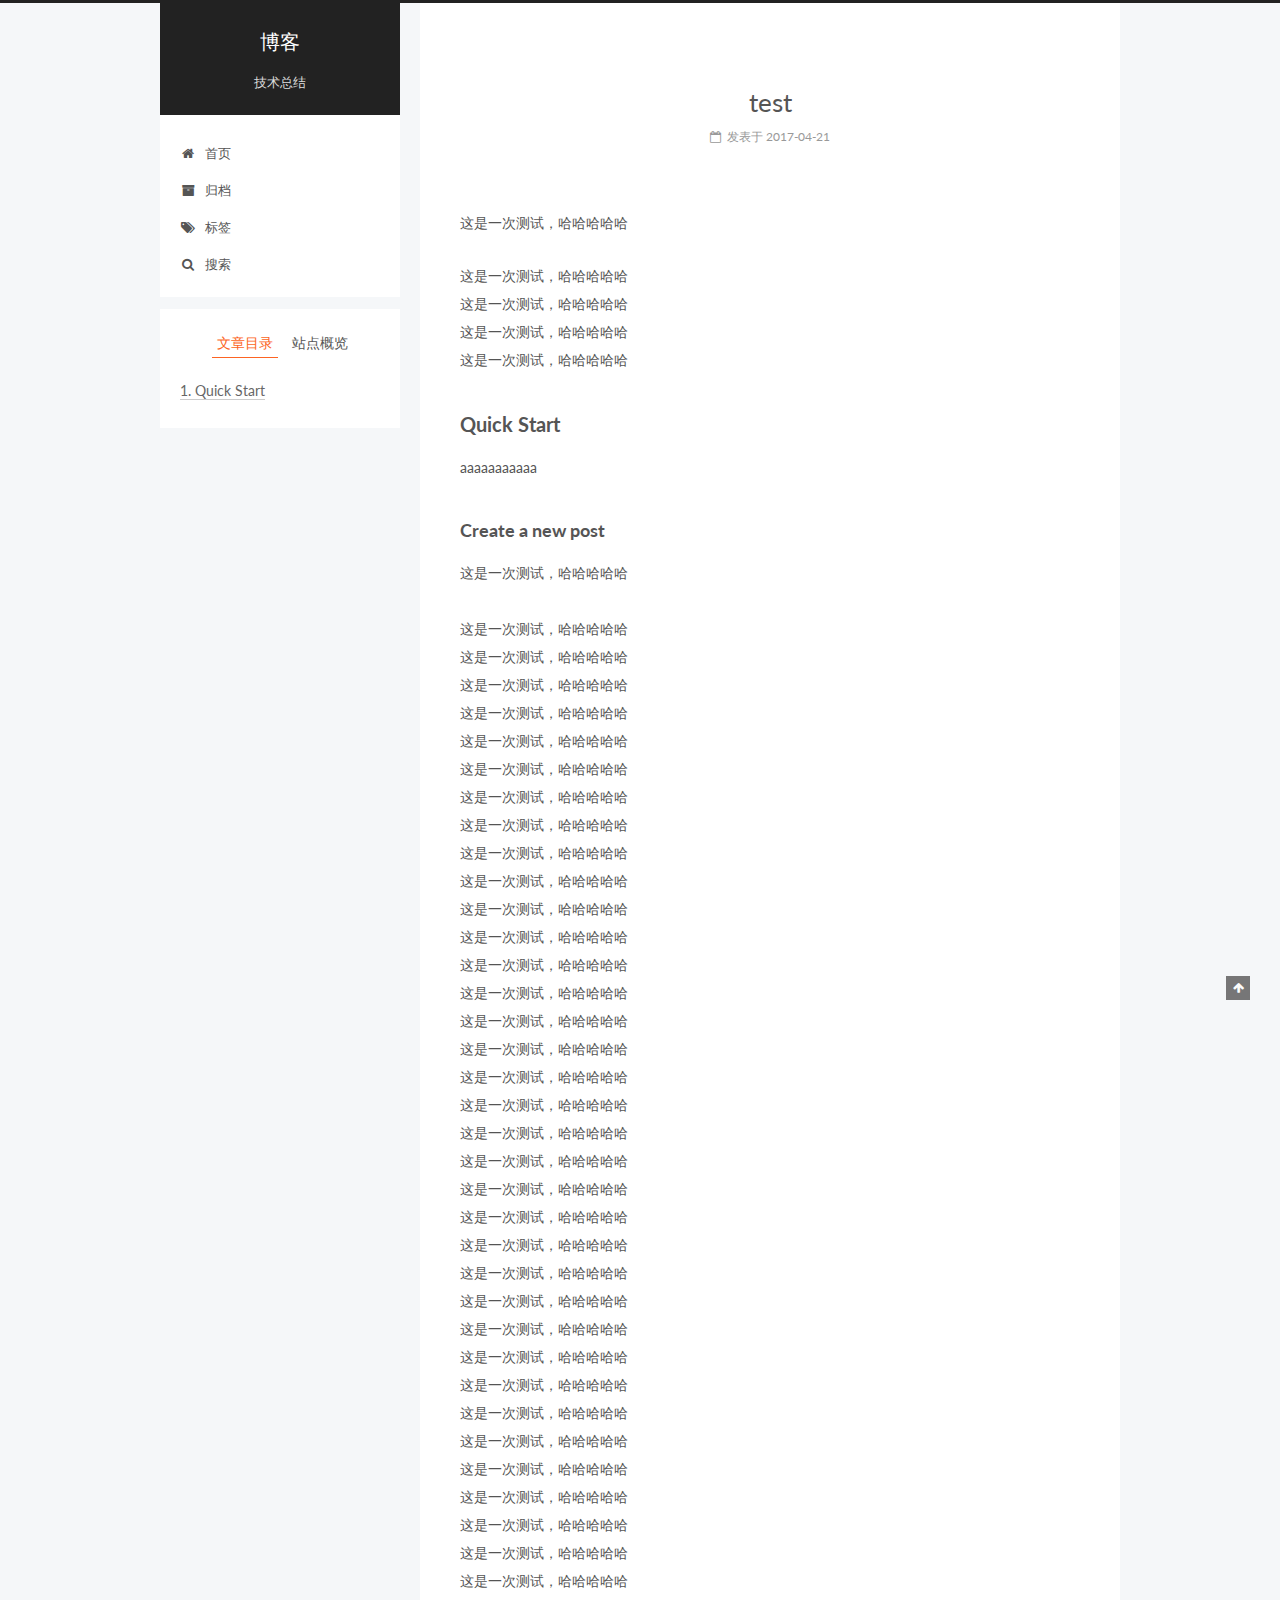
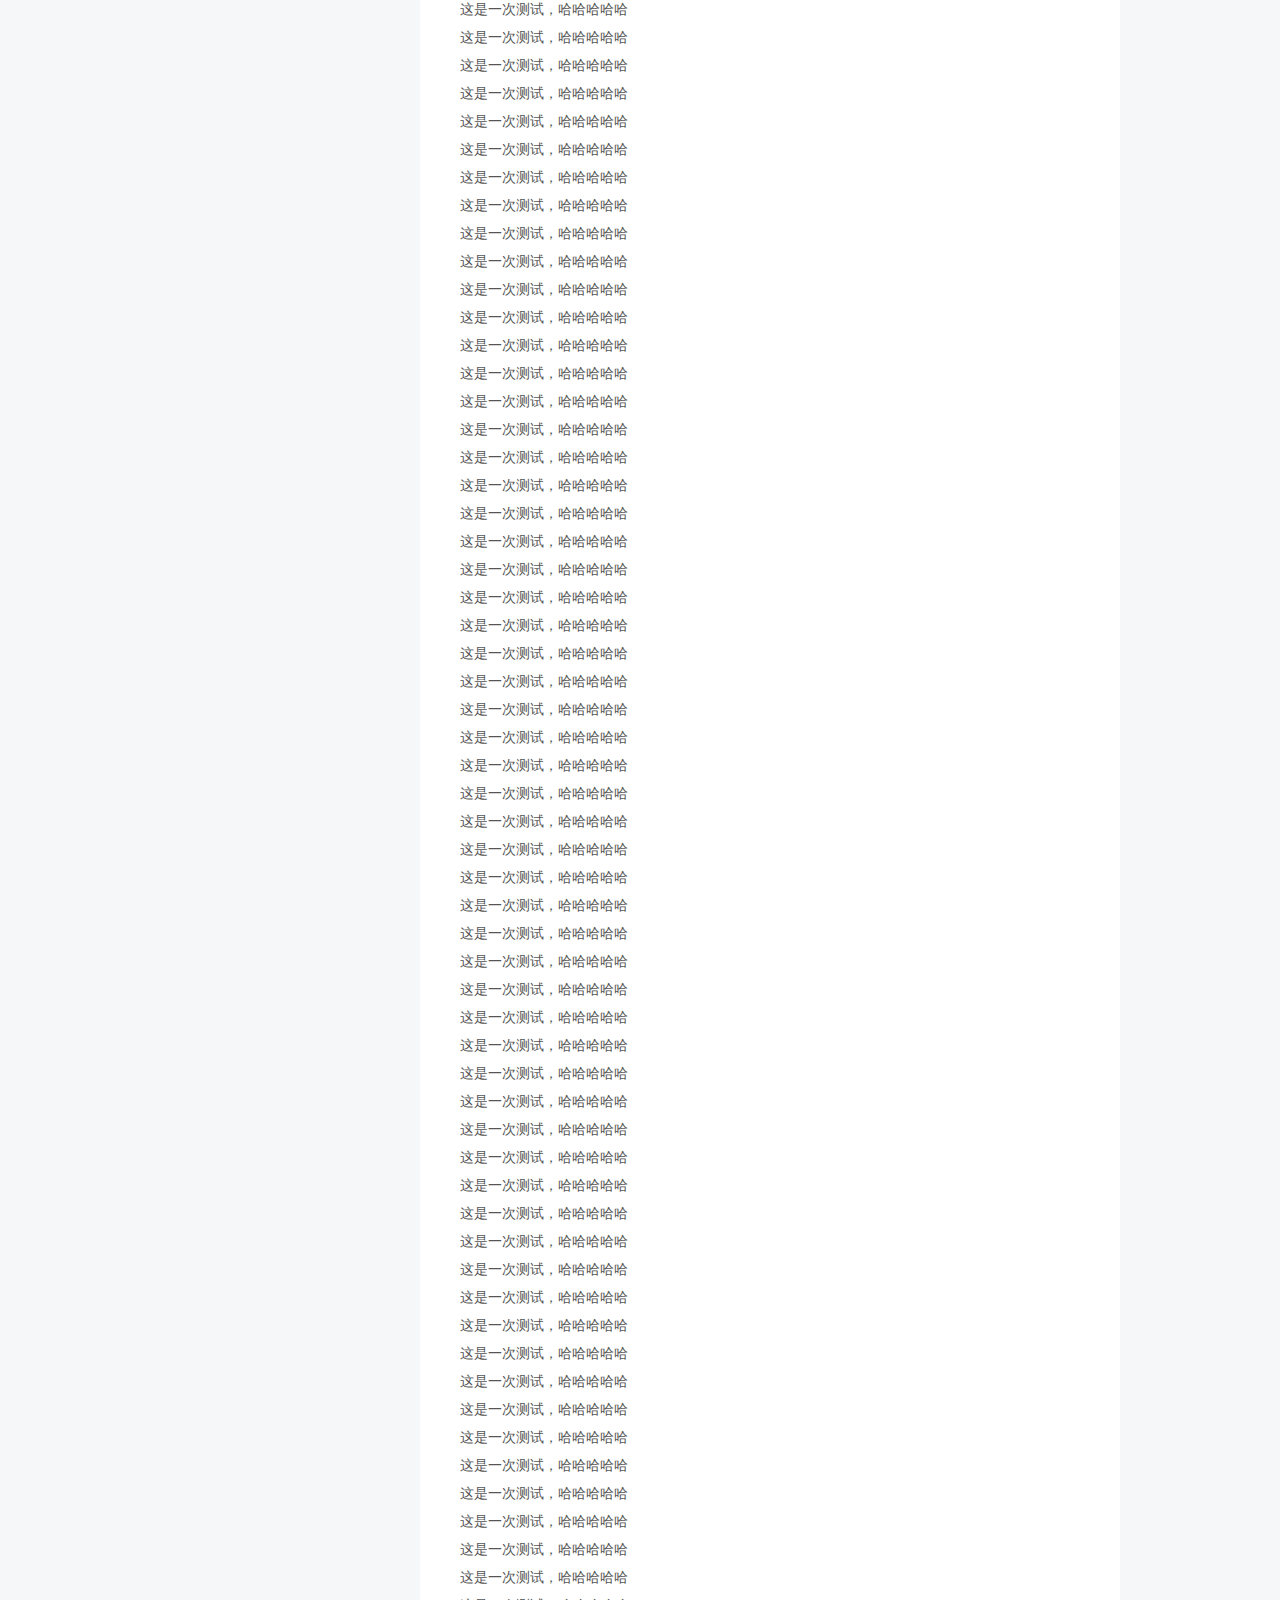
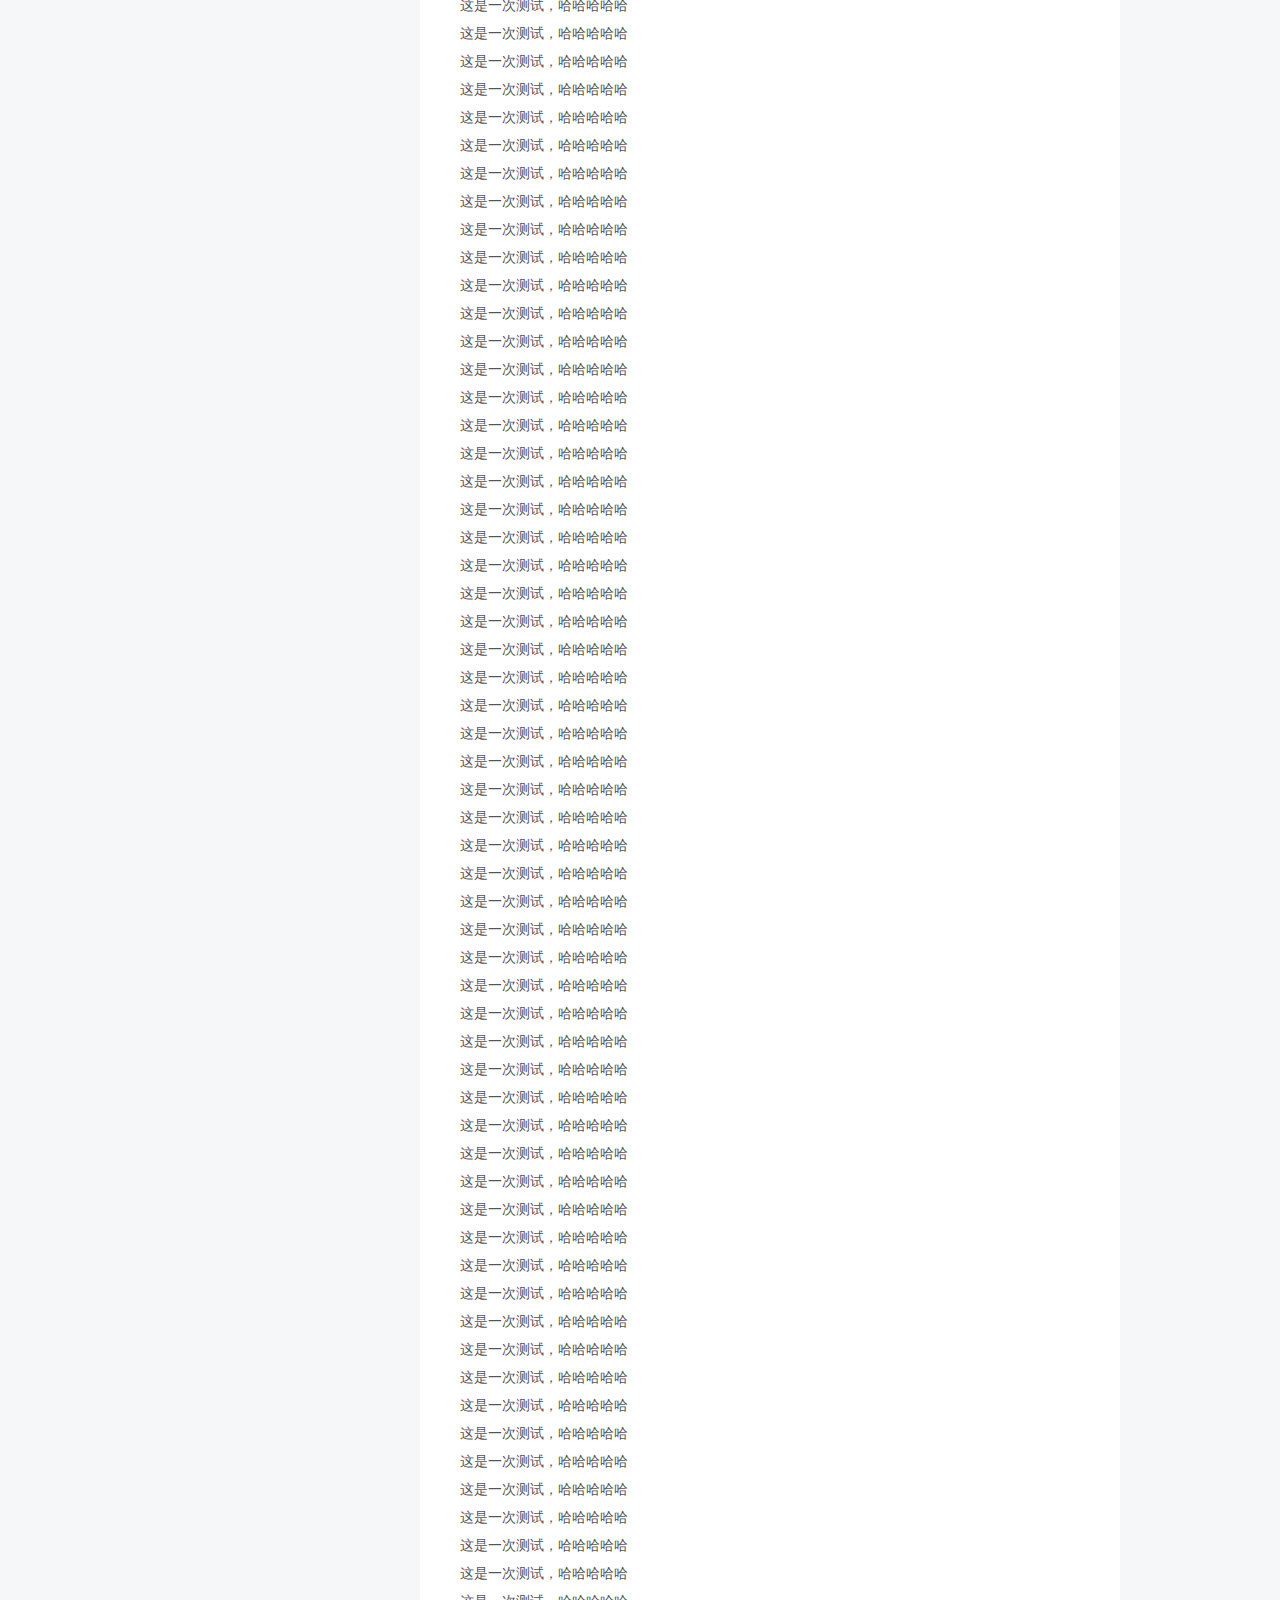
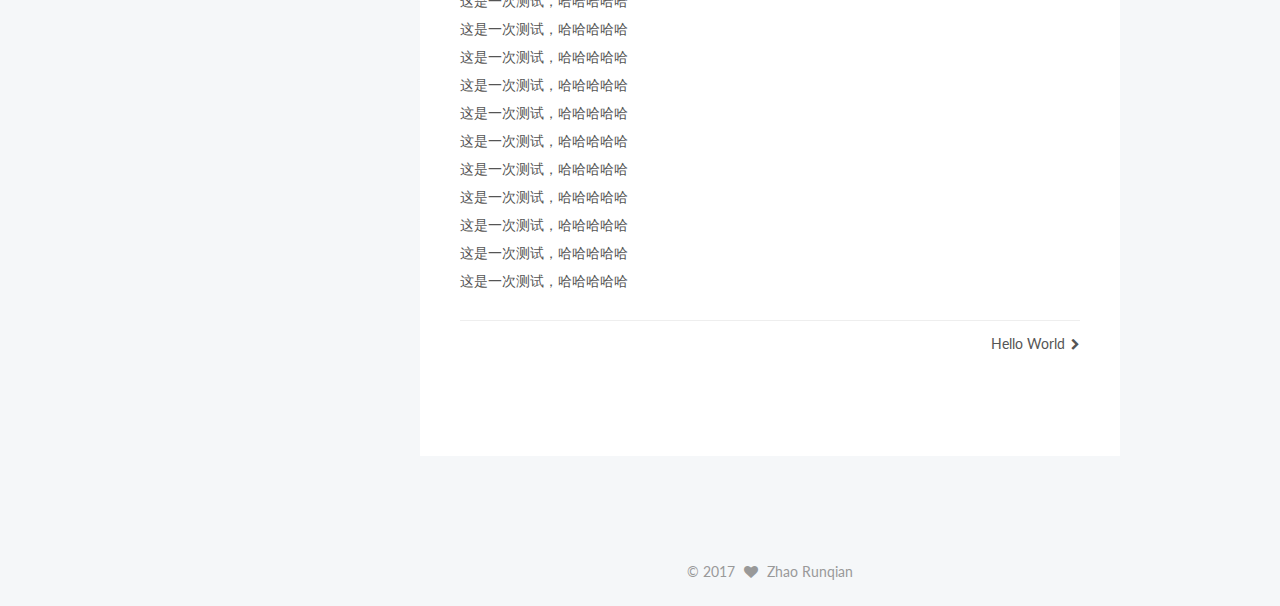
<file: 2017/04/21/test/index.html>
<!doctype html>




<html class="theme-next pisces" lang="zh-Hans">
<head>
  <meta charset="UTF-8"/>
<meta http-equiv="X-UA-Compatible" content="IE=edge" />
<meta name="viewport" content="width=device-width, initial-scale=1, maximum-scale=1"/>



<meta http-equiv="Cache-Control" content="no-transform" />
<meta http-equiv="Cache-Control" content="no-siteapp" />















  
  
  <link href="/lib/fancybox/source/jquery.fancybox.css?v=2.1.5" rel="stylesheet" type="text/css" />




  
  
  
  

  
    
    
  

  

  

  

  

  
    
    
    <link href="//fonts.googleapis.com/css?family=Lato:300,300italic,400,400italic,700,700italic&subset=latin,latin-ext" rel="stylesheet" type="text/css">
  






<link href="/lib/font-awesome/css/font-awesome.min.css?v=4.6.2" rel="stylesheet" type="text/css" />

<link href="/css/main.css?v=5.1.0" rel="stylesheet" type="text/css" />


  <meta name="keywords" content="Hexo, NexT" />








  <link rel="shortcut icon" type="image/x-icon" href="/favicon.ico?v=5.1.0" />






<meta name="description" content="这是一次测试，哈哈哈哈哈 这是一次测试，哈哈哈哈哈这是一次测试，哈哈哈哈哈这是一次测试，哈哈哈哈哈这是一次测试，哈哈哈哈哈 Quick Startaaaaaaaaaaa Create a new post这是一次测试，哈哈哈哈哈">
<meta name="keywords">
<meta property="og:type" content="article">
<meta property="og:title" content="test">
<meta property="og:url" content="http://localhost:4000/2017/04/21/test/index.html">
<meta property="og:site_name" content="博客">
<meta property="og:description" content="这是一次测试，哈哈哈哈哈 这是一次测试，哈哈哈哈哈这是一次测试，哈哈哈哈哈这是一次测试，哈哈哈哈哈这是一次测试，哈哈哈哈哈 Quick Startaaaaaaaaaaa Create a new post这是一次测试，哈哈哈哈哈">
<meta property="og:updated_time" content="2017-04-21T01:54:31.608Z">
<meta name="twitter:card" content="summary">
<meta name="twitter:title" content="test">
<meta name="twitter:description" content="这是一次测试，哈哈哈哈哈 这是一次测试，哈哈哈哈哈这是一次测试，哈哈哈哈哈这是一次测试，哈哈哈哈哈这是一次测试，哈哈哈哈哈 Quick Startaaaaaaaaaaa Create a new post这是一次测试，哈哈哈哈哈">



<script type="text/javascript" id="hexo.configurations">
  var NexT = window.NexT || {};
  var CONFIG = {
    root: '/',
    scheme: 'Pisces',
    sidebar: {"position":"left","display":"post","offset":12,"offset_float":0,"b2t":false,"scrollpercent":false},
    fancybox: true,
    motion: false,
    duoshuo: {
      userId: '0',
      author: '博主'
    },
    algolia: {
      applicationID: '',
      apiKey: '',
      indexName: '',
      hits: {"per_page":10},
      labels: {"input_placeholder":"Search for Posts","hits_empty":"We didn't find any results for the search: ${query}","hits_stats":"${hits} results found in ${time} ms"}
    }
  };
</script>



  <link rel="canonical" href="http://localhost:4000/2017/04/21/test/"/>





  <title> test | 博客 </title>
</head>

<body itemscope itemtype="http://schema.org/WebPage" lang="zh-Hans">

  














  
  
    
  

  <div class="container sidebar-position-left page-post-detail ">
    <div class="headband"></div>

    <header id="header" class="header" itemscope itemtype="http://schema.org/WPHeader">
      <div class="header-inner"><div class="site-brand-wrapper">
  <div class="site-meta ">
    

    <div class="custom-logo-site-title">
      <a href="/"  class="brand" rel="start">
        <span class="logo-line-before"><i></i></span>
        <span class="site-title">博客</span>
        <span class="logo-line-after"><i></i></span>
      </a>
    </div>
      
        <p class="site-subtitle">技术总结</p>
      
  </div>

  <div class="site-nav-toggle">
    <button>
      <span class="btn-bar"></span>
      <span class="btn-bar"></span>
      <span class="btn-bar"></span>
    </button>
  </div>
</div>

<nav class="site-nav">
  

  
    <ul id="menu" class="menu">
      
        
        <li class="menu-item menu-item-home">
          <a href="/" rel="section">
            
              <i class="menu-item-icon fa fa-fw fa-home"></i> <br />
            
            首页
          </a>
        </li>
      
        
        <li class="menu-item menu-item-archives">
          <a href="/archives" rel="section">
            
              <i class="menu-item-icon fa fa-fw fa-archive"></i> <br />
            
            归档
          </a>
        </li>
      
        
        <li class="menu-item menu-item-tags">
          <a href="/tags" rel="section">
            
              <i class="menu-item-icon fa fa-fw fa-tags"></i> <br />
            
            标签
          </a>
        </li>
      

      
        <li class="menu-item menu-item-search">
          
            <a href="javascript:;" class="popup-trigger">
          
            
              <i class="menu-item-icon fa fa-search fa-fw"></i> <br />
            
            搜索
          </a>
        </li>
      
    </ul>
  

  
    <div class="site-search">
      
  <div class="popup search-popup local-search-popup">
  <div class="local-search-header clearfix">
    <span class="search-icon">
      <i class="fa fa-search"></i>
    </span>
    <span class="popup-btn-close">
      <i class="fa fa-times-circle"></i>
    </span>
    <div class="local-search-input-wrapper">
      <input autocapitalize="off" autocomplete="off" autocorrect="off"
             placeholder="搜索..." spellcheck="false"
             type="text" id="local-search-input">
    </div>
  </div>
  <div id="local-search-result"></div>
</div>



    </div>
  
</nav>



 </div>
    </header>

    <main id="main" class="main">
      <div class="main-inner">
        <div class="content-wrap">
          <div id="content" class="content">
            

  <div id="posts" class="posts-expand">
    

  

  
  
  

  <article class="post post-type-normal " itemscope itemtype="http://schema.org/Article">
    <link itemprop="mainEntityOfPage" href="http://localhost:4000/2017/04/21/test/">

    <span hidden itemprop="author" itemscope itemtype="http://schema.org/Person">
      <meta itemprop="name" content="Zhao Runqian">
      <meta itemprop="description" content="">
      <meta itemprop="image" content="/images/avatar.gif">
    </span>

    <span hidden itemprop="publisher" itemscope itemtype="http://schema.org/Organization">
      <meta itemprop="name" content="博客">
    </span>

    
      <header class="post-header">

        
        
          <h1 class="post-title" itemprop="name headline">
            
            
              
                test
              
            
          </h1>
        

        <div class="post-meta">
          <span class="post-time">
            
              <span class="post-meta-item-icon">
                <i class="fa fa-calendar-o"></i>
              </span>
              
                <span class="post-meta-item-text">发表于</span>
              
              <time title="创建于" itemprop="dateCreated datePublished" datetime="2017-04-21T09:42:37+08:00">
                2017-04-21
              </time>
            

            

            
          </span>

          

          
            
          

          
          

          

          

          

        </div>
      </header>
    


    <div class="post-body" itemprop="articleBody">

      
      

      
        <p>这是一次测试，哈哈哈哈哈</p>
<p>这是一次测试，哈哈哈哈哈<br>这是一次测试，哈哈哈哈哈<br>这是一次测试，哈哈哈哈哈<br>这是一次测试，哈哈哈哈哈</p>
<h2 id="Quick-Start"><a href="#Quick-Start" class="headerlink" title="Quick Start"></a>Quick Start</h2><p>aaaaaaaaaaa</p>
<h3 id="Create-a-new-post"><a href="#Create-a-new-post" class="headerlink" title="Create a new post"></a>Create a new post</h3><p>这是一次测试，哈哈哈哈哈<br><a id="more"></a><br>这是一次测试，哈哈哈哈哈<br>这是一次测试，哈哈哈哈哈<br>这是一次测试，哈哈哈哈哈<br>这是一次测试，哈哈哈哈哈<br>这是一次测试，哈哈哈哈哈<br>这是一次测试，哈哈哈哈哈<br>这是一次测试，哈哈哈哈哈<br>这是一次测试，哈哈哈哈哈<br>这是一次测试，哈哈哈哈哈<br>这是一次测试，哈哈哈哈哈<br>这是一次测试，哈哈哈哈哈<br>这是一次测试，哈哈哈哈哈<br>这是一次测试，哈哈哈哈哈<br>这是一次测试，哈哈哈哈哈<br>这是一次测试，哈哈哈哈哈<br>这是一次测试，哈哈哈哈哈<br>这是一次测试，哈哈哈哈哈<br>这是一次测试，哈哈哈哈哈<br>这是一次测试，哈哈哈哈哈<br>这是一次测试，哈哈哈哈哈<br>这是一次测试，哈哈哈哈哈<br>这是一次测试，哈哈哈哈哈<br>这是一次测试，哈哈哈哈哈<br>这是一次测试，哈哈哈哈哈<br>这是一次测试，哈哈哈哈哈<br>这是一次测试，哈哈哈哈哈<br>这是一次测试，哈哈哈哈哈<br>这是一次测试，哈哈哈哈哈<br>这是一次测试，哈哈哈哈哈<br>这是一次测试，哈哈哈哈哈<br>这是一次测试，哈哈哈哈哈<br>这是一次测试，哈哈哈哈哈<br>这是一次测试，哈哈哈哈哈<br>这是一次测试，哈哈哈哈哈<br>这是一次测试，哈哈哈哈哈<br>这是一次测试，哈哈哈哈哈<br>这是一次测试，哈哈哈哈哈<br>这是一次测试，哈哈哈哈哈<br>这是一次测试，哈哈哈哈哈<br>这是一次测试，哈哈哈哈哈<br>这是一次测试，哈哈哈哈哈<br>这是一次测试，哈哈哈哈哈<br>这是一次测试，哈哈哈哈哈<br>这是一次测试，哈哈哈哈哈<br>这是一次测试，哈哈哈哈哈<br>这是一次测试，哈哈哈哈哈<br>这是一次测试，哈哈哈哈哈<br>这是一次测试，哈哈哈哈哈<br>这是一次测试，哈哈哈哈哈<br>这是一次测试，哈哈哈哈哈<br>这是一次测试，哈哈哈哈哈<br>这是一次测试，哈哈哈哈哈<br>这是一次测试，哈哈哈哈哈<br>这是一次测试，哈哈哈哈哈<br>这是一次测试，哈哈哈哈哈<br>这是一次测试，哈哈哈哈哈<br>这是一次测试，哈哈哈哈哈<br>这是一次测试，哈哈哈哈哈<br>这是一次测试，哈哈哈哈哈<br>这是一次测试，哈哈哈哈哈<br>这是一次测试，哈哈哈哈哈<br>这是一次测试，哈哈哈哈哈<br>这是一次测试，哈哈哈哈哈<br>这是一次测试，哈哈哈哈哈<br>这是一次测试，哈哈哈哈哈<br>这是一次测试，哈哈哈哈哈<br>这是一次测试，哈哈哈哈哈<br>这是一次测试，哈哈哈哈哈<br>这是一次测试，哈哈哈哈哈<br>这是一次测试，哈哈哈哈哈<br>这是一次测试，哈哈哈哈哈<br>这是一次测试，哈哈哈哈哈<br>这是一次测试，哈哈哈哈哈<br>这是一次测试，哈哈哈哈哈<br>这是一次测试，哈哈哈哈哈<br>这是一次测试，哈哈哈哈哈<br>这是一次测试，哈哈哈哈哈<br>这是一次测试，哈哈哈哈哈<br>这是一次测试，哈哈哈哈哈<br>这是一次测试，哈哈哈哈哈<br>这是一次测试，哈哈哈哈哈<br>这是一次测试，哈哈哈哈哈<br>这是一次测试，哈哈哈哈哈<br>这是一次测试，哈哈哈哈哈<br>这是一次测试，哈哈哈哈哈<br>这是一次测试，哈哈哈哈哈<br>这是一次测试，哈哈哈哈哈<br>这是一次测试，哈哈哈哈哈<br>这是一次测试，哈哈哈哈哈<br>这是一次测试，哈哈哈哈哈<br>这是一次测试，哈哈哈哈哈<br>这是一次测试，哈哈哈哈哈<br>这是一次测试，哈哈哈哈哈<br>这是一次测试，哈哈哈哈哈<br>这是一次测试，哈哈哈哈哈<br>这是一次测试，哈哈哈哈哈<br>这是一次测试，哈哈哈哈哈<br>这是一次测试，哈哈哈哈哈<br>这是一次测试，哈哈哈哈哈<br>这是一次测试，哈哈哈哈哈<br>这是一次测试，哈哈哈哈哈<br>这是一次测试，哈哈哈哈哈<br>这是一次测试，哈哈哈哈哈<br>这是一次测试，哈哈哈哈哈<br>这是一次测试，哈哈哈哈哈<br>这是一次测试，哈哈哈哈哈<br>这是一次测试，哈哈哈哈哈<br>这是一次测试，哈哈哈哈哈<br>这是一次测试，哈哈哈哈哈<br>这是一次测试，哈哈哈哈哈<br>这是一次测试，哈哈哈哈哈<br>这是一次测试，哈哈哈哈哈<br>这是一次测试，哈哈哈哈哈<br>这是一次测试，哈哈哈哈哈<br>这是一次测试，哈哈哈哈哈<br>这是一次测试，哈哈哈哈哈<br>这是一次测试，哈哈哈哈哈<br>这是一次测试，哈哈哈哈哈<br>这是一次测试，哈哈哈哈哈<br>这是一次测试，哈哈哈哈哈<br>这是一次测试，哈哈哈哈哈<br>这是一次测试，哈哈哈哈哈<br>这是一次测试，哈哈哈哈哈<br>这是一次测试，哈哈哈哈哈<br>这是一次测试，哈哈哈哈哈<br>这是一次测试，哈哈哈哈哈<br>这是一次测试，哈哈哈哈哈<br>这是一次测试，哈哈哈哈哈<br>这是一次测试，哈哈哈哈哈<br>这是一次测试，哈哈哈哈哈<br>这是一次测试，哈哈哈哈哈<br>这是一次测试，哈哈哈哈哈<br>这是一次测试，哈哈哈哈哈<br>这是一次测试，哈哈哈哈哈<br>这是一次测试，哈哈哈哈哈<br>这是一次测试，哈哈哈哈哈<br>这是一次测试，哈哈哈哈哈<br>这是一次测试，哈哈哈哈哈<br>这是一次测试，哈哈哈哈哈<br>这是一次测试，哈哈哈哈哈<br>这是一次测试，哈哈哈哈哈<br>这是一次测试，哈哈哈哈哈<br>这是一次测试，哈哈哈哈哈<br>这是一次测试，哈哈哈哈哈<br>这是一次测试，哈哈哈哈哈<br>这是一次测试，哈哈哈哈哈<br>这是一次测试，哈哈哈哈哈<br>这是一次测试，哈哈哈哈哈<br>这是一次测试，哈哈哈哈哈<br>这是一次测试，哈哈哈哈哈<br>这是一次测试，哈哈哈哈哈<br>这是一次测试，哈哈哈哈哈<br>这是一次测试，哈哈哈哈哈<br>这是一次测试，哈哈哈哈哈<br>这是一次测试，哈哈哈哈哈<br>这是一次测试，哈哈哈哈哈<br>这是一次测试，哈哈哈哈哈<br>这是一次测试，哈哈哈哈哈<br>这是一次测试，哈哈哈哈哈<br>这是一次测试，哈哈哈哈哈</p>

      
    </div>

    <div>
      
        

      
    </div>

    <div>
      
        

      
    </div>

    <div>
      
        

      
    </div>

    <footer class="post-footer">
      

      
        
      

      
        <div class="post-nav">
          <div class="post-nav-next post-nav-item">
            
          </div>

          <span class="post-nav-divider"></span>

          <div class="post-nav-prev post-nav-item">
            
              <a href="/2017/04/20/hello-world/" rel="prev" title="Hello World">
                Hello World <i class="fa fa-chevron-right"></i>
              </a>
            
          </div>
        </div>
      

      
      
    </footer>
  </article>



    <div class="post-spread">
      
    </div>
  </div>


          </div>
          


          
  <div class="comments" id="comments">
    
  </div>


        </div>
        
          
  
  <div class="sidebar-toggle">
    <div class="sidebar-toggle-line-wrap">
      <span class="sidebar-toggle-line sidebar-toggle-line-first"></span>
      <span class="sidebar-toggle-line sidebar-toggle-line-middle"></span>
      <span class="sidebar-toggle-line sidebar-toggle-line-last"></span>
    </div>
  </div>

  <aside id="sidebar" class="sidebar">
    <div class="sidebar-inner">

      

      
        <ul class="sidebar-nav motion-element">
          <li class="sidebar-nav-toc sidebar-nav-active" data-target="post-toc-wrap" >
            文章目录
          </li>
          <li class="sidebar-nav-overview" data-target="site-overview">
            站点概览
          </li>
        </ul>
      

      <section class="site-overview sidebar-panel">
        <div class="site-author motion-element" itemprop="author" itemscope itemtype="http://schema.org/Person">
          <img class="site-author-image" itemprop="image"
               src="/images/avatar.gif"
               alt="Zhao Runqian" />
          <p class="site-author-name" itemprop="name">Zhao Runqian</p>
           
              <p class="site-description motion-element" itemprop="description">个人经验技术总结</p>
          
        </div>
        <nav class="site-state motion-element">

          
            <div class="site-state-item site-state-posts">
              <a href="/archives">
                <span class="site-state-item-count">2</span>
                <span class="site-state-item-name">日志</span>
              </a>
            </div>
          

          

          

        </nav>

        

        <div class="links-of-author motion-element">
          
        </div>

        
        

        
        

        


      </section>

      
      <!--noindex-->
        <section class="post-toc-wrap motion-element sidebar-panel sidebar-panel-active">
          <div class="post-toc">

            
              
            

            
              <div class="post-toc-content"><ol class="nav"><li class="nav-item nav-level-2"><a class="nav-link" href="#Quick-Start"><span class="nav-number">1.</span> <span class="nav-text">Quick Start</span></a><ol class="nav-child"><li class="nav-item nav-level-3"><a class="nav-link" href="#Create-a-new-post"><span class="nav-number">1.1.</span> <span class="nav-text">Create a new post</span></a></li></ol></li></ol></div>
            

          </div>
        </section>
      <!--/noindex-->
      

      

    </div>
  </aside>


        
      </div>
    </main>

    <footer id="footer" class="footer">
      <div class="footer-inner">
        <div class="copyright" >
  
  &copy; 
  <span itemprop="copyrightYear">2017</span>
  <span class="with-love">
    <i class="fa fa-heart"></i>
  </span>
  <span class="author" itemprop="copyrightHolder">Zhao Runqian</span>
</div>



        

        
      </div>
    </footer>

    
      <div class="back-to-top">
        <i class="fa fa-arrow-up"></i>
        
      </div>
    

  </div>

  

<script type="text/javascript">
  if (Object.prototype.toString.call(window.Promise) !== '[object Function]') {
    window.Promise = null;
  }
</script>









  






  
  <script type="text/javascript" src="/lib/jquery/index.js?v=2.1.3"></script>

  
  <script type="text/javascript" src="/lib/fastclick/lib/fastclick.min.js?v=1.0.6"></script>

  
  <script type="text/javascript" src="/lib/jquery_lazyload/jquery.lazyload.js?v=1.9.7"></script>

  
  <script type="text/javascript" src="/lib/velocity/velocity.min.js?v=1.2.1"></script>

  
  <script type="text/javascript" src="/lib/velocity/velocity.ui.min.js?v=1.2.1"></script>

  
  <script type="text/javascript" src="/lib/fancybox/source/jquery.fancybox.pack.js?v=2.1.5"></script>


  


  <script type="text/javascript" src="/js/src/utils.js?v=5.1.0"></script>

  <script type="text/javascript" src="/js/src/motion.js?v=5.1.0"></script>



  
  


  <script type="text/javascript" src="/js/src/affix.js?v=5.1.0"></script>

  <script type="text/javascript" src="/js/src/schemes/pisces.js?v=5.1.0"></script>



  
  <script type="text/javascript" src="/js/src/scrollspy.js?v=5.1.0"></script>
<script type="text/javascript" src="/js/src/post-details.js?v=5.1.0"></script>



  


  <script type="text/javascript" src="/js/src/bootstrap.js?v=5.1.0"></script>



  


  




	





  





  





  






  

  <script type="text/javascript">
    // Popup Window;
    var isfetched = false;
    // Search DB path;
    var search_path = "";
    if (search_path.length == 0) {
      search_path = "search.xml";
    }
    var path = "/" + search_path;
    // monitor main search box;

    function proceedsearch() {
      $("body")
        .append('<div class="search-popup-overlay local-search-pop-overlay"></div>')
        .css('overflow', 'hidden');
      $('.popup').toggle();
    }
    // search function;
    var searchFunc = function(path, search_id, content_id) {
      'use strict';
      $.ajax({
        url: path,
        dataType: "xml",
        async: true,
        success: function( xmlResponse ) {
          // get the contents from search data
          isfetched = true;
          $('.popup').detach().appendTo('.header-inner');
          var datas = $( "entry", xmlResponse ).map(function() {
            return {
              title: $( "title", this ).text(),
              content: $("content",this).text(),
              url: $( "url" , this).text()
            };
          }).get();
          var $input = document.getElementById(search_id);
          var $resultContent = document.getElementById(content_id);
          $input.addEventListener('input', function(){
            var matchcounts = 0;
            var str='<ul class=\"search-result-list\">';
            var keywords = this.value.trim().toLowerCase().split(/[\s\-]+/);
            $resultContent.innerHTML = "";
            if (this.value.trim().length > 1) {
              // perform local searching
              datas.forEach(function(data) {
                var isMatch = false;
                var content_index = [];
                var data_title = data.title.trim().toLowerCase();
                var data_content = data.content.trim().replace(/<[^>]+>/g,"").toLowerCase();
                var data_url = decodeURIComponent(data.url);
                var index_title = -1;
                var index_content = -1;
                var first_occur = -1;
                // only match artiles with not empty titles and contents
                if(data_title != '') {
                  keywords.forEach(function(keyword, i) {
                    index_title = data_title.indexOf(keyword);
                    index_content = data_content.indexOf(keyword);
                    if( index_title >= 0 || index_content >= 0 ){
                      isMatch = true;
                      if (i == 0) {
                        first_occur = index_content;
                      }
                    }

                  });
                }
                // show search results
                if (isMatch) {
                  matchcounts += 1;
                  str += "<li><a href='"+ data_url +"' class='search-result-title'>"+ data_title +"</a>";
                  var content = data.content.trim().replace(/<[^>]+>/g,"");
                  if (first_occur >= 0) {
                    // cut out 100 characters
                    var start = first_occur - 20;
                    var end = first_occur + 80;
                    if(start < 0){
                      start = 0;
                    }
                    if(start == 0){
                      end = 50;
                    }
                    if(end > content.length){
                      end = content.length;
                    }
                    var match_content = content.substring(start, end);
                    // highlight all keywords
                    keywords.forEach(function(keyword){
                      var regS = new RegExp(keyword, "gi");
                      match_content = match_content.replace(regS, "<b class=\"search-keyword\">"+keyword+"</b>");
                    });

                    str += "<p class=\"search-result\">" + match_content +"...</p>"
                  }
                  str += "</li>";
                }
              })};
            str += "</ul>";
            if (matchcounts == 0) { str = '<div id="no-result"><i class="fa fa-frown-o fa-5x" /></div>' }
            if (keywords == "") { str = '<div id="no-result"><i class="fa fa-search fa-5x" /></div>' }
            $resultContent.innerHTML = str;
          });
          proceedsearch();
        }
      });}

    // handle and trigger popup window;
    $('.popup-trigger').click(function(e) {
      e.stopPropagation();
      if (isfetched == false) {
        searchFunc(path, 'local-search-input', 'local-search-result');
      } else {
        proceedsearch();
      };
    });

    $('.popup-btn-close').click(function(e){
      $('.popup').hide();
      $(".local-search-pop-overlay").remove();
      $('body').css('overflow', '');
    });
    $('.popup').click(function(e){
      e.stopPropagation();
    });
  </script>





  

  

  

  

</body>
</html>
</file>
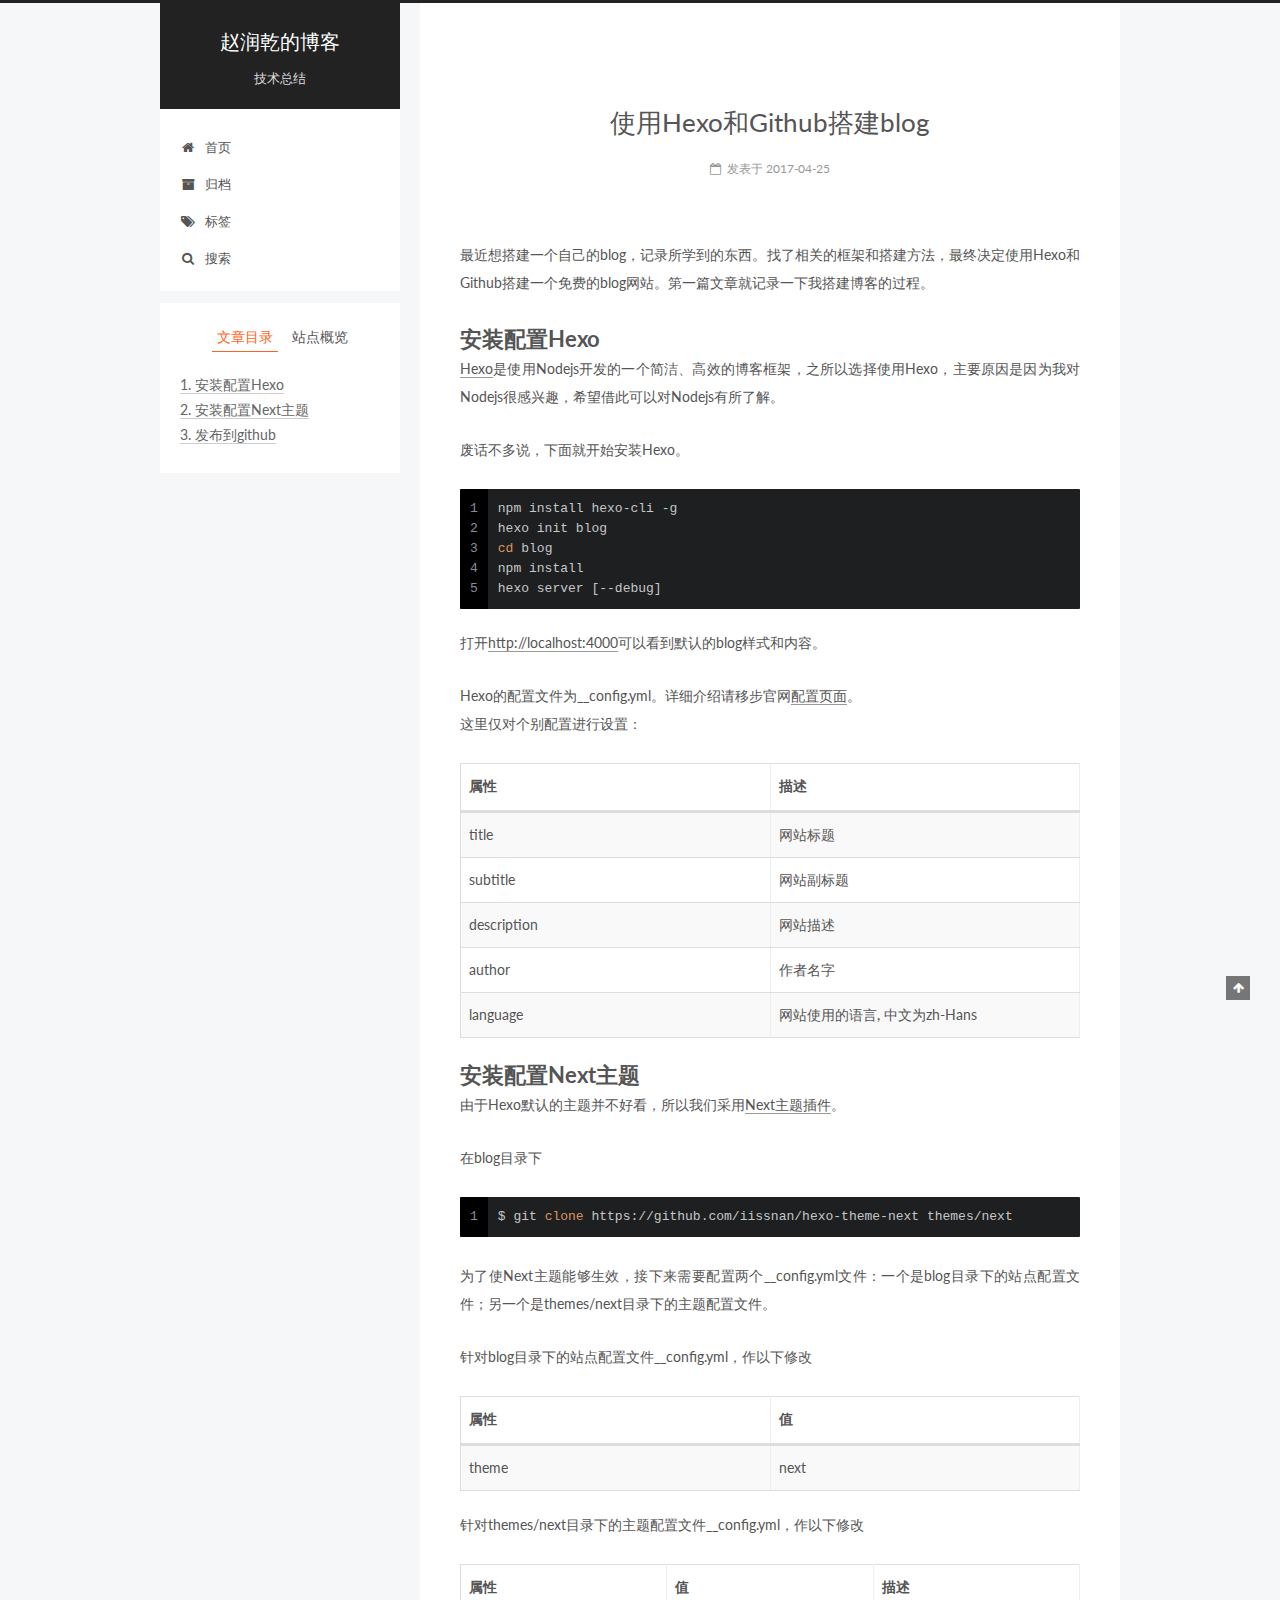
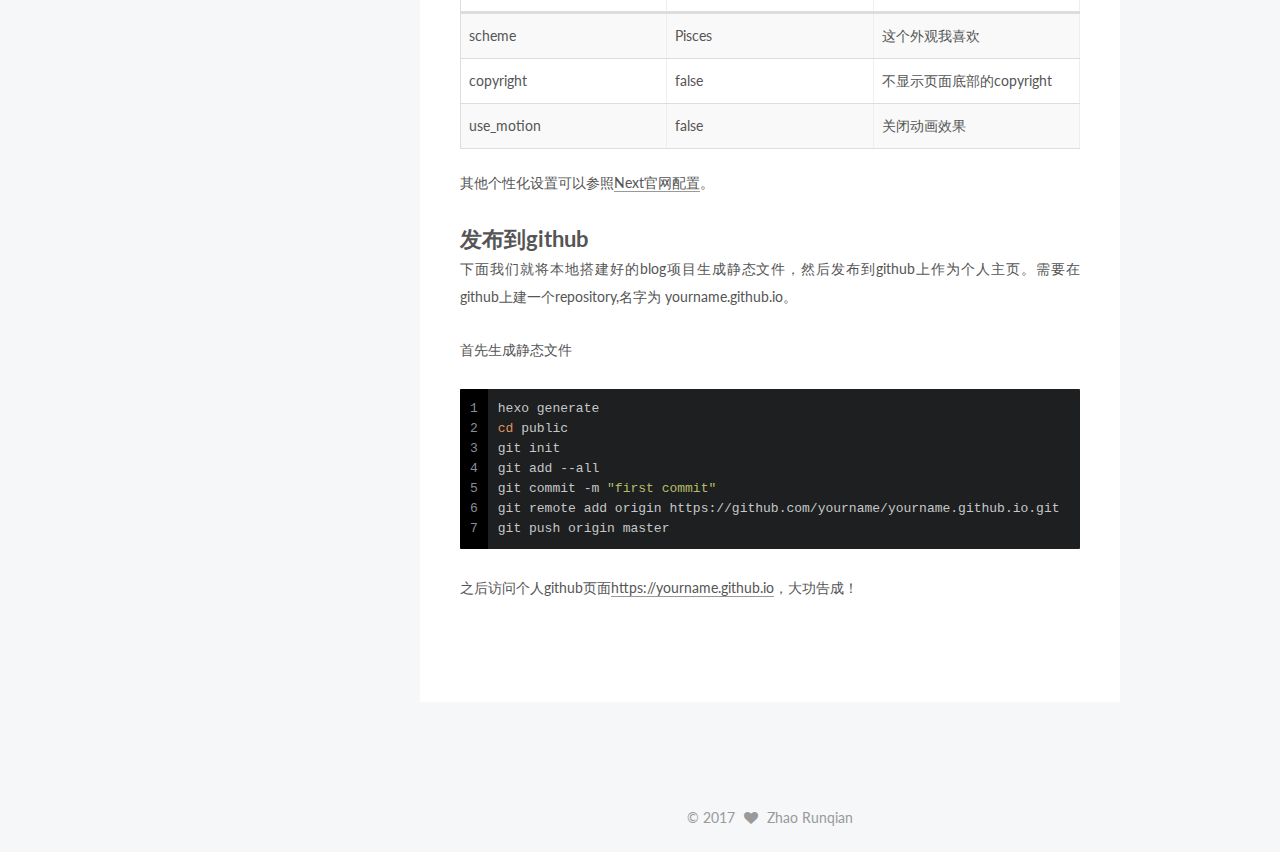
<file: 2017/04/25/hexo-blog/index.html>
<!doctype html>




<html class="theme-next pisces" lang="zh-Hans">
<head>
  <meta charset="UTF-8"/>
<meta http-equiv="X-UA-Compatible" content="IE=edge" />
<meta name="viewport" content="width=device-width, initial-scale=1, maximum-scale=1"/>



<meta http-equiv="Cache-Control" content="no-transform" />
<meta http-equiv="Cache-Control" content="no-siteapp" />















  
  
  <link href="/lib/fancybox/source/jquery.fancybox.css?v=2.1.5" rel="stylesheet" type="text/css" />




  
  
  
  

  
    
    
  

  

  

  

  

  
    
    
    <link href="//fonts.googleapis.com/css?family=Lato:300,300italic,400,400italic,700,700italic&subset=latin,latin-ext" rel="stylesheet" type="text/css">
  






<link href="/lib/font-awesome/css/font-awesome.min.css?v=4.6.2" rel="stylesheet" type="text/css" />

<link href="/css/main.css?v=5.1.0" rel="stylesheet" type="text/css" />


  <meta name="keywords" content="Hexo, NexT" />








  <link rel="shortcut icon" type="image/x-icon" href="/favicon.ico?v=5.1.0" />






<meta name="description" content="最近想搭建一个自己的blog，记录所学到的东西。找了相关的框架和搭建方法，最终决定使用Hexo和Github搭建一个免费的blog网站。第一篇文章就记录一下我搭建博客的过程。 安装配置HexoHexo是使用Nodejs开发的一个简洁、高效的博客框架，之所以选择使用Hexo，主要原因是因为我对Nodejs很感兴趣，希望借此可以对Nodejs有所了解。">
<meta name="keywords">
<meta property="og:type" content="article">
<meta property="og:title" content="使用Hexo和Github搭建blog">
<meta property="og:url" content="https://summer1990.github.io/2017/04/25/hexo-blog/index.html">
<meta property="og:site_name" content="赵润乾的博客">
<meta property="og:description" content="最近想搭建一个自己的blog，记录所学到的东西。找了相关的框架和搭建方法，最终决定使用Hexo和Github搭建一个免费的blog网站。第一篇文章就记录一下我搭建博客的过程。 安装配置HexoHexo是使用Nodejs开发的一个简洁、高效的博客框架，之所以选择使用Hexo，主要原因是因为我对Nodejs很感兴趣，希望借此可以对Nodejs有所了解。">
<meta property="og:updated_time" content="2017-04-25T09:30:47.601Z">
<meta name="twitter:card" content="summary">
<meta name="twitter:title" content="使用Hexo和Github搭建blog">
<meta name="twitter:description" content="最近想搭建一个自己的blog，记录所学到的东西。找了相关的框架和搭建方法，最终决定使用Hexo和Github搭建一个免费的blog网站。第一篇文章就记录一下我搭建博客的过程。 安装配置HexoHexo是使用Nodejs开发的一个简洁、高效的博客框架，之所以选择使用Hexo，主要原因是因为我对Nodejs很感兴趣，希望借此可以对Nodejs有所了解。">



<script type="text/javascript" id="hexo.configurations">
  var NexT = window.NexT || {};
  var CONFIG = {
    root: '/',
    scheme: 'Pisces',
    sidebar: {"position":"left","display":"post","offset":12,"offset_float":0,"b2t":false,"scrollpercent":false},
    fancybox: true,
    motion: false,
    duoshuo: {
      userId: '0',
      author: '博主'
    },
    algolia: {
      applicationID: '',
      apiKey: '',
      indexName: '',
      hits: {"per_page":10},
      labels: {"input_placeholder":"Search for Posts","hits_empty":"We didn't find any results for the search: ${query}","hits_stats":"${hits} results found in ${time} ms"}
    }
  };
</script>



  <link rel="canonical" href="https://summer1990.github.io/2017/04/25/hexo-blog/"/>





  <title> 使用Hexo和Github搭建blog | 赵润乾的博客 </title>
</head>

<body itemscope itemtype="http://schema.org/WebPage" lang="zh-Hans">

  














  
  
    
  

  <div class="container sidebar-position-left page-post-detail ">
    <div class="headband"></div>

    <header id="header" class="header" itemscope itemtype="http://schema.org/WPHeader">
      <div class="header-inner"><div class="site-brand-wrapper">
  <div class="site-meta ">
    

    <div class="custom-logo-site-title">
      <a href="/"  class="brand" rel="start">
        <span class="logo-line-before"><i></i></span>
        <span class="site-title">赵润乾的博客</span>
        <span class="logo-line-after"><i></i></span>
      </a>
    </div>
      
        <h1 class="site-subtitle" itemprop="description">技术总结</h1>
      
  </div>

  <div class="site-nav-toggle">
    <button>
      <span class="btn-bar"></span>
      <span class="btn-bar"></span>
      <span class="btn-bar"></span>
    </button>
  </div>
</div>

<nav class="site-nav">
  

  
    <ul id="menu" class="menu">
      
        
        <li class="menu-item menu-item-home">
          <a href="/" rel="section">
            
              <i class="menu-item-icon fa fa-fw fa-home"></i> <br />
            
            首页
          </a>
        </li>
      
        
        <li class="menu-item menu-item-archives">
          <a href="/archives" rel="section">
            
              <i class="menu-item-icon fa fa-fw fa-archive"></i> <br />
            
            归档
          </a>
        </li>
      
        
        <li class="menu-item menu-item-tags">
          <a href="/tags" rel="section">
            
              <i class="menu-item-icon fa fa-fw fa-tags"></i> <br />
            
            标签
          </a>
        </li>
      

      
        <li class="menu-item menu-item-search">
          
            <a href="javascript:;" class="popup-trigger">
          
            
              <i class="menu-item-icon fa fa-search fa-fw"></i> <br />
            
            搜索
          </a>
        </li>
      
    </ul>
  

  
    <div class="site-search">
      
  <div class="popup search-popup local-search-popup">
  <div class="local-search-header clearfix">
    <span class="search-icon">
      <i class="fa fa-search"></i>
    </span>
    <span class="popup-btn-close">
      <i class="fa fa-times-circle"></i>
    </span>
    <div class="local-search-input-wrapper">
      <input autocapitalize="off" autocomplete="off" autocorrect="off"
             placeholder="搜索..." spellcheck="false"
             type="text" id="local-search-input">
    </div>
  </div>
  <div id="local-search-result"></div>
</div>



    </div>
  
</nav>



 </div>
    </header>

    <main id="main" class="main">
      <div class="main-inner">
        <div class="content-wrap">
          <div id="content" class="content">
            

  <div id="posts" class="posts-expand">
    

  

  
  
  

  <article class="post post-type-normal " itemscope itemtype="http://schema.org/Article">
    <link itemprop="mainEntityOfPage" href="https://summer1990.github.io/2017/04/25/hexo-blog/">

    <span hidden itemprop="author" itemscope itemtype="http://schema.org/Person">
      <meta itemprop="name" content="Zhao Runqian">
      <meta itemprop="description" content="">
      <meta itemprop="image" content="/images/avatar.gif">
    </span>

    <span hidden itemprop="publisher" itemscope itemtype="http://schema.org/Organization">
      <meta itemprop="name" content="赵润乾的博客">
    </span>

    
      <header class="post-header">

        
        
          <h2 class="post-title" itemprop="name headline">
            
            
              
                使用Hexo和Github搭建blog
              
            
          </h2>
        

        <div class="post-meta">
          <span class="post-time">
            
              <span class="post-meta-item-icon">
                <i class="fa fa-calendar-o"></i>
              </span>
              
                <span class="post-meta-item-text">发表于</span>
              
              <time title="创建于" itemprop="dateCreated datePublished" datetime="2017-04-25T10:12:52+08:00">
                2017-04-25
              </time>
            

            

            
          </span>

          

          
            
          

          
          

          

          

          

        </div>
      </header>
    


    <div class="post-body" itemprop="articleBody">

      
      

      
        <p>最近想搭建一个自己的blog，记录所学到的东西。找了相关的框架和搭建方法，最终决定使用Hexo和Github搭建一个免费的blog网站。第一篇文章就记录一下我搭建博客的过程。</p>
<h1 id="安装配置Hexo"><a href="#安装配置Hexo" class="headerlink" title="安装配置Hexo"></a>安装配置Hexo</h1><p><a href="https://hexo.io/" target="_blank" rel="external">Hexo</a>是使用Nodejs开发的一个简洁、高效的博客框架，之所以选择使用Hexo，主要原因是因为我对Nodejs很感兴趣，希望借此可以对Nodejs有所了解。<br><a id="more"></a></p>
<p>废话不多说，下面就开始安装Hexo。</p>
<figure class="highlight bash"><table><tr><td class="gutter"><pre><div class="line">1</div><div class="line">2</div><div class="line">3</div><div class="line">4</div><div class="line">5</div></pre></td><td class="code"><pre><div class="line">npm install hexo-cli -g</div><div class="line">hexo init blog</div><div class="line"><span class="built_in">cd</span> blog</div><div class="line">npm install</div><div class="line">hexo server [--debug]</div></pre></td></tr></table></figure>
<p>打开<a href="http://localhost:4000" target="_blank" rel="external">http://localhost:4000</a>可以看到默认的blog样式和内容。</p>
<p>Hexo的配置文件为__config.yml。详细介绍请移步官网<a href="https://hexo.io/zh-cn/docs/configuration.html" target="_blank" rel="external">配置页面</a>。<br>这里仅对个别配置进行设置：</p>
<table>
<thead>
<tr>
<th>属性</th>
<th>描述</th>
</tr>
</thead>
<tbody>
<tr>
<td>title</td>
<td>网站标题</td>
</tr>
<tr>
<td>subtitle</td>
<td>网站副标题</td>
</tr>
<tr>
<td>description</td>
<td>网站描述</td>
</tr>
<tr>
<td>author</td>
<td>作者名字</td>
</tr>
<tr>
<td>language</td>
<td>网站使用的语言, 中文为zh-Hans</td>
</tr>
</tbody>
</table>
<h1 id="安装配置Next主题"><a href="#安装配置Next主题" class="headerlink" title="安装配置Next主题"></a>安装配置Next主题</h1><p>由于Hexo默认的主题并不好看，所以我们采用<a href="http://theme-next.iissnan.com/" target="_blank" rel="external">Next主题插件</a>。</p>
<p>在blog目录下<br><figure class="highlight bash"><table><tr><td class="gutter"><pre><div class="line">1</div></pre></td><td class="code"><pre><div class="line">$ git <span class="built_in">clone</span> https://github.com/iissnan/hexo-theme-next themes/next</div></pre></td></tr></table></figure></p>
<p>为了使Next主题能够生效，接下来需要配置两个__config.yml文件：一个是blog目录下的站点配置文件；另一个是themes/next目录下的主题配置文件。</p>
<p>针对blog目录下的站点配置文件__config.yml，作以下修改</p>
<table>
<thead>
<tr>
<th>属性</th>
<th>值</th>
</tr>
</thead>
<tbody>
<tr>
<td>theme</td>
<td>next</td>
</tr>
</tbody>
</table>
<p>针对themes/next目录下的主题配置文件__config.yml，作以下修改</p>
<table>
<thead>
<tr>
<th>属性</th>
<th>值</th>
<th>描述</th>
</tr>
</thead>
<tbody>
<tr>
<td>scheme</td>
<td>Pisces</td>
<td>这个外观我喜欢</td>
</tr>
<tr>
<td>copyright</td>
<td>false</td>
<td>不显示页面底部的copyright</td>
</tr>
<tr>
<td>use_motion</td>
<td>false</td>
<td>关闭动画效果</td>
</tr>
</tbody>
</table>
<p>其他个性化设置可以参照<a href="http://theme-next.iissnan.com/" target="_blank" rel="external">Next官网配置</a>。</p>
<h1 id="发布到github"><a href="#发布到github" class="headerlink" title="发布到github"></a>发布到github</h1><p>下面我们就将本地搭建好的blog项目生成静态文件，然后发布到github上作为个人主页。需要在github上建一个repository,名字为 yourname.github.io。</p>
<p>首先生成静态文件<br><figure class="highlight bash"><table><tr><td class="gutter"><pre><div class="line">1</div><div class="line">2</div><div class="line">3</div><div class="line">4</div><div class="line">5</div><div class="line">6</div><div class="line">7</div></pre></td><td class="code"><pre><div class="line">hexo generate</div><div class="line"><span class="built_in">cd</span> public</div><div class="line">git init</div><div class="line">git add --all</div><div class="line">git commit -m <span class="string">"first commit"</span></div><div class="line">git remote add origin https://github.com/yourname/yourname.github.io.git</div><div class="line">git push origin master</div></pre></td></tr></table></figure></p>
<p>之后访问个人github页面<a href="https://yourname.github.io" target="_blank" rel="external">https://yourname.github.io</a>，大功告成！</p>

      
    </div>

    <div>
      
        

      
    </div>

    <div>
      
        

      
    </div>

    <div>
      
        

      
    </div>

    <footer class="post-footer">
      

      
        
      

      

      
      
    </footer>
  </article>



    <div class="post-spread">
      
    </div>
  </div>


          </div>
          


          
  <div class="comments" id="comments">
    
  </div>


        </div>
        
          
  
  <div class="sidebar-toggle">
    <div class="sidebar-toggle-line-wrap">
      <span class="sidebar-toggle-line sidebar-toggle-line-first"></span>
      <span class="sidebar-toggle-line sidebar-toggle-line-middle"></span>
      <span class="sidebar-toggle-line sidebar-toggle-line-last"></span>
    </div>
  </div>

  <aside id="sidebar" class="sidebar">
    <div class="sidebar-inner">

      

      
        <ul class="sidebar-nav motion-element">
          <li class="sidebar-nav-toc sidebar-nav-active" data-target="post-toc-wrap" >
            文章目录
          </li>
          <li class="sidebar-nav-overview" data-target="site-overview">
            站点概览
          </li>
        </ul>
      

      <section class="site-overview sidebar-panel">
        <div class="site-author motion-element" itemprop="author" itemscope itemtype="http://schema.org/Person">
          <img class="site-author-image" itemprop="image"
               src="/images/avatar.gif"
               alt="Zhao Runqian" />
          <p class="site-author-name" itemprop="name">Zhao Runqian</p>
           
              <p class="site-description motion-element" itemprop="description"></p>
           
        </div>
        <nav class="site-state motion-element">

          
            <div class="site-state-item site-state-posts">
              <a href="/archives">
                <span class="site-state-item-count">1</span>
                <span class="site-state-item-name">日志</span>
              </a>
            </div>
          

          

          

        </nav>

        

        <div class="links-of-author motion-element">
          
        </div>

        
        

        
        

        


      </section>

      
      <!--noindex-->
        <section class="post-toc-wrap motion-element sidebar-panel sidebar-panel-active">
          <div class="post-toc">

            
              
            

            
              <div class="post-toc-content"><ol class="nav"><li class="nav-item nav-level-1"><a class="nav-link" href="#安装配置Hexo"><span class="nav-number">1.</span> <span class="nav-text">安装配置Hexo</span></a></li><li class="nav-item nav-level-1"><a class="nav-link" href="#安装配置Next主题"><span class="nav-number">2.</span> <span class="nav-text">安装配置Next主题</span></a></li><li class="nav-item nav-level-1"><a class="nav-link" href="#发布到github"><span class="nav-number">3.</span> <span class="nav-text">发布到github</span></a></li></ol></div>
            

          </div>
        </section>
      <!--/noindex-->
      

      

    </div>
  </aside>


        
      </div>
    </main>

    <footer id="footer" class="footer">
      <div class="footer-inner">
        <div class="copyright" >
  
  &copy; 
  <span itemprop="copyrightYear">2017</span>
  <span class="with-love">
    <i class="fa fa-heart"></i>
  </span>
  <span class="author" itemprop="copyrightHolder">Zhao Runqian</span>
</div>



        

        
      </div>
    </footer>

    
      <div class="back-to-top">
        <i class="fa fa-arrow-up"></i>
        
      </div>
    

  </div>

  

<script type="text/javascript">
  if (Object.prototype.toString.call(window.Promise) !== '[object Function]') {
    window.Promise = null;
  }
</script>









  






  
  <script type="text/javascript" src="/lib/jquery/index.js?v=2.1.3"></script>

  
  <script type="text/javascript" src="/lib/fastclick/lib/fastclick.min.js?v=1.0.6"></script>

  
  <script type="text/javascript" src="/lib/jquery_lazyload/jquery.lazyload.js?v=1.9.7"></script>

  
  <script type="text/javascript" src="/lib/velocity/velocity.min.js?v=1.2.1"></script>

  
  <script type="text/javascript" src="/lib/velocity/velocity.ui.min.js?v=1.2.1"></script>

  
  <script type="text/javascript" src="/lib/fancybox/source/jquery.fancybox.pack.js?v=2.1.5"></script>


  


  <script type="text/javascript" src="/js/src/utils.js?v=5.1.0"></script>

  <script type="text/javascript" src="/js/src/motion.js?v=5.1.0"></script>



  
  


  <script type="text/javascript" src="/js/src/affix.js?v=5.1.0"></script>

  <script type="text/javascript" src="/js/src/schemes/pisces.js?v=5.1.0"></script>



  
  <script type="text/javascript" src="/js/src/scrollspy.js?v=5.1.0"></script>
<script type="text/javascript" src="/js/src/post-details.js?v=5.1.0"></script>



  


  <script type="text/javascript" src="/js/src/bootstrap.js?v=5.1.0"></script>



  


  




	





  





  





  






  

  <script type="text/javascript">
    // Popup Window;
    var isfetched = false;
    // Search DB path;
    var search_path = "";
    if (search_path.length == 0) {
      search_path = "search.xml";
    }
    var path = "/" + search_path;
    // monitor main search box;

    function proceedsearch() {
      $("body")
        .append('<div class="search-popup-overlay local-search-pop-overlay"></div>')
        .css('overflow', 'hidden');
      $('.popup').toggle();
    }
    // search function;
    var searchFunc = function(path, search_id, content_id) {
      'use strict';
      $.ajax({
        url: path,
        dataType: "xml",
        async: true,
        success: function( xmlResponse ) {
          // get the contents from search data
          isfetched = true;
          $('.popup').detach().appendTo('.header-inner');
          var datas = $( "entry", xmlResponse ).map(function() {
            return {
              title: $( "title", this ).text(),
              content: $("content",this).text(),
              url: $( "url" , this).text()
            };
          }).get();
          var $input = document.getElementById(search_id);
          var $resultContent = document.getElementById(content_id);
          $input.addEventListener('input', function(){
            var matchcounts = 0;
            var str='<ul class=\"search-result-list\">';
            var keywords = this.value.trim().toLowerCase().split(/[\s\-]+/);
            $resultContent.innerHTML = "";
            if (this.value.trim().length > 1) {
              // perform local searching
              datas.forEach(function(data) {
                var isMatch = false;
                var content_index = [];
                var data_title = data.title.trim().toLowerCase();
                var data_content = data.content.trim().replace(/<[^>]+>/g,"").toLowerCase();
                var data_url = decodeURIComponent(data.url);
                var index_title = -1;
                var index_content = -1;
                var first_occur = -1;
                // only match artiles with not empty titles and contents
                if(data_title != '') {
                  keywords.forEach(function(keyword, i) {
                    index_title = data_title.indexOf(keyword);
                    index_content = data_content.indexOf(keyword);
                    if( index_title >= 0 || index_content >= 0 ){
                      isMatch = true;
                      if (i == 0) {
                        first_occur = index_content;
                      }
                    }

                  });
                }
                // show search results
                if (isMatch) {
                  matchcounts += 1;
                  str += "<li><a href='"+ data_url +"' class='search-result-title'>"+ data_title +"</a>";
                  var content = data.content.trim().replace(/<[^>]+>/g,"");
                  if (first_occur >= 0) {
                    // cut out 100 characters
                    var start = first_occur - 20;
                    var end = first_occur + 80;
                    if(start < 0){
                      start = 0;
                    }
                    if(start == 0){
                      end = 50;
                    }
                    if(end > content.length){
                      end = content.length;
                    }
                    var match_content = content.substring(start, end);
                    // highlight all keywords
                    keywords.forEach(function(keyword){
                      var regS = new RegExp(keyword, "gi");
                      match_content = match_content.replace(regS, "<b class=\"search-keyword\">"+keyword+"</b>");
                    });

                    str += "<p class=\"search-result\">" + match_content +"...</p>"
                  }
                  str += "</li>";
                }
              })};
            str += "</ul>";
            if (matchcounts == 0) { str = '<div id="no-result"><i class="fa fa-frown-o fa-5x" /></div>' }
            if (keywords == "") { str = '<div id="no-result"><i class="fa fa-search fa-5x" /></div>' }
            $resultContent.innerHTML = str;
          });
          proceedsearch();
        }
      });}

    // handle and trigger popup window;
    $('.popup-trigger').click(function(e) {
      e.stopPropagation();
      if (isfetched == false) {
        searchFunc(path, 'local-search-input', 'local-search-result');
      } else {
        proceedsearch();
      };
    });

    $('.popup-btn-close').click(function(e){
      $('.popup').hide();
      $(".local-search-pop-overlay").remove();
      $('body').css('overflow', '');
    });
    $('.popup').click(function(e){
      e.stopPropagation();
    });
  </script>





  

  

  

  

</body>
</html>
</file>
<file: css/main.css>
/* normalize.css v3.0.2 | MIT License | git.io/normalize */
html {
  font-family: sans-serif; /* 1 */
  -ms-text-size-adjust: 100%; /* 2 */
  -webkit-text-size-adjust: 100%; /* 2 */
}
body {
  margin: 0;
}
article,
aside,
details,
figcaption,
figure,
footer,
header,
hgroup,
main,
menu,
nav,
section,
summary {
  display: block;
}
audio,
canvas,
progress,
video {
  display: inline-block; /* 1 */
  vertical-align: baseline; /* 2 */
}
audio:not([controls]) {
  display: none;
  height: 0;
}
[hidden],
template {
  display: none;
}
a {
  background-color: transparent;
}
a:active,
a:hover {
  outline: 0;
}
abbr[title] {
  border-bottom: 1px dotted;
}
b,
strong {
  font-weight: bold;
}
dfn {
  font-style: italic;
}
h1 {
  font-size: 2em;
  margin: 0.67em 0;
}
mark {
  background: #ff0;
  color: #000;
}
small {
  font-size: 80%;
}
sub,
sup {
  font-size: 75%;
  line-height: 0;
  position: relative;
  vertical-align: baseline;
}
sup {
  top: -0.5em;
}
sub {
  bottom: -0.25em;
}
img {
  border: 0;
}
svg:not(:root) {
  overflow: hidden;
}
figure {
  margin: 1em 40px;
}
hr {
  -moz-box-sizing: content-box;
  box-sizing: content-box;
  height: 0;
}
pre {
  overflow: auto;
}
code,
kbd,
pre,
samp {
  font-family: monospace, monospace;
  font-size: 1em;
}
button,
input,
optgroup,
select,
textarea {
  color: inherit; /* 1 */
  font: inherit; /* 2 */
  margin: 0; /* 3 */
}
button {
  overflow: visible;
}
button,
select {
  text-transform: none;
}
button,
html input[type="button"],
input[type="reset"],
input[type="submit"] {
  -webkit-appearance: button; /* 2 */
  cursor: pointer; /* 3 */
}
button[disabled],
html input[disabled] {
  cursor: default;
}
button::-moz-focus-inner,
input::-moz-focus-inner {
  border: 0;
  padding: 0;
}
input {
  line-height: normal;
}
input[type="checkbox"],
input[type="radio"] {
  box-sizing: border-box; /* 1 */
  padding: 0; /* 2 */
}
input[type="number"]::-webkit-inner-spin-button,
input[type="number"]::-webkit-outer-spin-button {
  height: auto;
}
input[type="search"] {
  -webkit-appearance: textfield; /* 1 */
  -moz-box-sizing: content-box;
  -webkit-box-sizing: content-box; /* 2 */
  box-sizing: content-box;
}
input[type="search"]::-webkit-search-cancel-button,
input[type="search"]::-webkit-search-decoration {
  -webkit-appearance: none;
}
fieldset {
  border: 1px solid #c0c0c0;
  margin: 0 2px;
  padding: 0.35em 0.625em 0.75em;
}
legend {
  border: 0; /* 1 */
  padding: 0; /* 2 */
}
textarea {
  overflow: auto;
}
optgroup {
  font-weight: bold;
}
table {
  border-collapse: collapse;
  border-spacing: 0;
}
td,
th {
  padding: 0;
}
::selection {
  background: #262a30;
  color: #fff;
}
body {
  position: relative;
  font-family: 'Lato', "PingFang SC", "Microsoft YaHei", sans-serif;
  font-size: 14px;
  line-height: 2;
  color: #555;
  background: #f5f7f9;
}
@media (max-width: 767px) {
  body {
    padding-right: 0 !important;
  }
}
@media (min-width: 768px) and (max-width: 991px) {
  body {
    padding-right: 0 !important;
  }
}
@media (min-width: 1600px) {
  body {
    font-size: 16px;
  }
}
h1,
h2,
h3,
h4,
h5,
h6 {
  margin: 0;
  padding: 0;
  font-weight: bold;
  line-height: 1.5;
  font-family: 'Lato', "PingFang SC", "Microsoft YaHei", sans-serif;
}
h2,
h3,
h4,
h5,
h6 {
  margin: 20px 0 15px;
}
h1 {
  font-size: 22px;
}
@media (max-width: 767px) {
  h1 {
    font-size: 18px;
  }
}
h2 {
  font-size: 20px;
}
@media (max-width: 767px) {
  h2 {
    font-size: 16px;
  }
}
h3 {
  font-size: 18px;
}
@media (max-width: 767px) {
  h3 {
    font-size: 14px;
  }
}
h4 {
  font-size: 16px;
}
@media (max-width: 767px) {
  h4 {
    font-size: 12px;
  }
}
h5 {
  font-size: 14px;
}
@media (max-width: 767px) {
  h5 {
    font-size: 10px;
  }
}
h6 {
  font-size: 12px;
}
@media (max-width: 767px) {
  h6 {
    font-size: 8px;
  }
}
p {
  margin: 0 0 25px 0;
}
a {
  color: #555;
  text-decoration: none;
  border-bottom: 1px solid #999;
  word-wrap: break-word;
}
a:hover {
  color: #222;
  border-bottom-color: #222;
}
blockquote {
  margin: 0;
  padding: 0;
}
img {
  display: block;
  margin: auto;
  max-width: 100%;
  height: auto;
}
hr {
  margin: 40px 0;
  height: 3px;
  border: none;
  background-color: #ddd;
  background-image: repeating-linear-gradient(-45deg, #fff, #fff 4px, transparent 4px, transparent 8px);
}
blockquote {
  padding: 0 15px;
  color: #666;
  border-left: 4px solid #ddd;
}
blockquote cite::before {
  content: "-";
  padding: 0 5px;
}
dt {
  font-weight: 700;
}
dd {
  margin: 0;
  padding: 0;
}
.text-left {
  text-align: left;
}
.text-center {
  text-align: center;
}
.text-right {
  text-align: right;
}
.text-justify {
  text-align: justify;
}
.text-nowrap {
  white-space: nowrap;
}
.text-lowercase {
  text-transform: lowercase;
}
.text-uppercase {
  text-transform: uppercase;
}
.text-capitalize {
  text-transform: capitalize;
}
.center-block {
  display: block;
  margin-left: auto;
  margin-right: auto;
}
.clearfix:before,
.clearfix:after {
  content: " ";
  display: table;
}
.clearfix:after {
  clear: both;
}
.pullquote {
  width: 45%;
}
.pullquote.left {
  float: left;
  margin-left: 5px;
  margin-right: 10px;
}
.pullquote.right {
  float: right;
  margin-left: 10px;
  margin-right: 5px;
}
.affix.affix.affix {
  position: fixed;
}
.translation {
  margin-top: -20px;
  font-size: 14px;
  color: #999;
}
.scrollbar-measure {
  width: 100px;
  height: 100px;
  overflow: scroll;
  position: absolute;
  top: -9999px;
}
.use-motion .motion-element {
  opacity: 0;
}
table {
  margin: 20px 0;
  width: 100%;
  border-collapse: collapse;
  border-spacing: 0;
  border: 1px solid #ddd;
  font-size: 14px;
  table-layout: fixed;
  word-wrap: break-all;
}
table>tbody>tr:nth-of-type(odd) {
  background-color: #f9f9f9;
}
table>tbody>tr:hover {
  background-color: #f5f5f5;
}
caption,
th,
td {
  padding: 8px;
  text-align: left;
  vertical-align: middle;
  font-weight: normal;
}
th,
td {
  border-bottom: 3px solid #ddd;
  border-right: 1px solid #eee;
}
th {
  padding-bottom: 10px;
  font-weight: 700;
}
td {
  border-bottom-width: 1px;
}
html,
body {
  height: 100%;
}
.container {
  position: relative;
  min-height: 100%;
}
.header-inner {
  margin: 0 auto;
  padding: 100px 0 70px;
  width: 700px;
}
@media (min-width: 1600px) {
  .container .header-inner {
    width: 900px;
  }
}
.main {
  padding-bottom: 150px;
}
.main-inner {
  margin: 0 auto;
  width: 700px;
}
@media (min-width: 1600px) {
  .container .main-inner {
    width: 900px;
  }
}
.footer {
  position: absolute;
  left: 0;
  bottom: 0;
  width: 100%;
  min-height: 50px;
}
.footer-inner {
  box-sizing: border-box;
  margin: 20px auto;
  width: 700px;
}
@media (min-width: 1600px) {
  .container .footer-inner {
    width: 900px;
  }
}
pre,
.highlight {
  overflow: auto;
  margin: 20px 0;
  padding: 0;
  font-size: 13px;
  color: #c5c8c6;
  background: #1d1f21;
  line-height: 1.6;
}
pre,
code {
  font-family: consolas, Menlo, "PingFang SC", "Microsoft YaHei", monospace;
}
code {
  padding: 2px 4px;
  word-wrap: break-word;
  color: #555;
  background: #eee;
  border-radius: 3px;
  font-size: 13px;
}
pre code {
  padding: 0;
  color: #c5c8c6;
  background: none;
  text-shadow: none;
}
.highlight {
  border-radius: 1px;
}
.highlight pre {
  border: none;
  margin: 0;
  padding: 10px 0;
}
.highlight table {
  margin: 0;
  width: auto;
  border: none;
}
.highlight td {
  border: none;
  padding: 0;
}
.highlight figcaption {
  font-size: 1em;
  color: #c5c8c6;
  line-height: 1em;
  margin-bottom: 1em;
}
.highlight figcaption:before,
.highlight figcaption:after {
  content: " ";
  display: table;
}
.highlight figcaption:after {
  clear: both;
}
.highlight figcaption a {
  float: right;
  color: #c5c8c6;
}
.highlight figcaption a:hover {
  border-bottom-color: #c5c8c6;
}
.highlight .gutter pre {
  padding-left: 10px;
  padding-right: 10px;
  color: #888f96;
  text-align: right;
  background-color: #000;
}
.highlight .code pre {
  padding-left: 10px;
  padding-right: 10px;
  background-color: #1d1f21;
}
.highlight .line {
  height: 20px;
}
.gutter {
  -webkit-user-select: none;
  -moz-user-select: none;
  -ms-user-select: none;
  user-select: none;
}
.gist table {
  width: auto;
}
.gist table td {
  border: none;
}
pre .deletion {
  background: #008000;
}
pre .addition {
  background: #800000;
}
pre .meta {
  color: #b294bb;
}
pre .comment {
  color: #969896;
}
pre .variable,
pre .attribute,
pre .tag,
pre .regexp,
pre .ruby .constant,
pre .xml .tag .title,
pre .xml .pi,
pre .xml .doctype,
pre .html .doctype,
pre .css .id,
pre .css .class,
pre .css .pseudo {
  color: #c66;
}
pre .number,
pre .preprocessor,
pre .built_in,
pre .literal,
pre .params,
pre .constant,
pre .command {
  color: #de935f;
}
pre .ruby .class .title,
pre .css .rules .attribute,
pre .string,
pre .value,
pre .inheritance,
pre .header,
pre .ruby .symbol,
pre .xml .cdata,
pre .special,
pre .number,
pre .formula {
  color: #b5bd68;
}
pre .title,
pre .css .hexcolor {
  color: #8abeb7;
}
pre .function,
pre .python .decorator,
pre .python .title,
pre .ruby .function .title,
pre .ruby .title .keyword,
pre .perl .sub,
pre .javascript .title,
pre .coffeescript .title {
  color: #81a2be;
}
pre .keyword,
pre .javascript .function {
  color: #b294bb;
}
.full-image.full-image.full-image {
  border: none;
  max-width: 100%;
  width: auto;
  margin: 20px auto;
}
@media (min-width: 992px) {
  .full-image.full-image.full-image {
    max-width: none;
    width: 118%;
    margin: 0 -9%;
  }
}
.blockquote-center,
.page-home .post-type-quote blockquote,
.page-post-detail .post-type-quote blockquote {
  position: relative;
  margin: 40px 0;
  padding: 0;
  border-left: none;
  text-align: center;
}
.blockquote-center::before,
.page-home .post-type-quote blockquote::before,
.page-post-detail .post-type-quote blockquote::before,
.blockquote-center::after,
.page-home .post-type-quote blockquote::after,
.page-post-detail .post-type-quote blockquote::after {
  position: absolute;
  content: ' ';
  display: block;
  width: 100%;
  height: 24px;
  opacity: 0.2;
  background-repeat: no-repeat;
  background-position: 0 -6px;
  background-size: 22px 22px;
}
.blockquote-center::before,
.page-home .post-type-quote blockquote::before,
.page-post-detail .post-type-quote blockquote::before {
  top: -20px;
  background-image: url("../images/quote-l.svg");
  border-top: 1px solid #ccc;
}
.blockquote-center::after,
.page-home .post-type-quote blockquote::after,
.page-post-detail .post-type-quote blockquote::after {
  bottom: -20px;
  background-image: url("../images/quote-r.svg");
  border-bottom: 1px solid #ccc;
  background-position: 100% 8px;
}
.blockquote-center p,
.page-home .post-type-quote blockquote p,
.page-post-detail .post-type-quote blockquote p,
.blockquote-center div,
.page-home .post-type-quote blockquote div,
.page-post-detail .post-type-quote blockquote div {
  text-align: center;
}
.post .post-body .group-picture img {
  box-sizing: border-box;
  padding: 0 3px;
  border: none;
}
.post .group-picture-row {
  overflow: hidden;
  margin-top: 6px;
}
.post .group-picture-row:first-child {
  margin-top: 0;
}
.post .group-picture-column {
  float: left;
}
.page-post-detail .post-body .group-picture-column {
  float: none;
  margin-top: 10px;
  width: auto !important;
}
.page-post-detail .post-body .group-picture-column img {
  margin: 0 auto;
}
.page-archive .group-picture-container {
  overflow: hidden;
}
.page-archive .group-picture-row {
  float: left;
}
.page-archive .group-picture-row:first-child {
  margin-top: 6px;
}
.page-archive .group-picture-column {
  max-width: 150px;
  max-height: 150px;
}
.note {
  padding: 20px;
  margin: 20px 0;
  border: 1px solid #eee;
  border-left-width: 5px;
  border-radius: 3px;
}
.note h2,
.note h3,
.note h4,
.note h5,
.note h6 {
  margin-top: 0;
  margin-bottom: 5px;
}
.note p:last-child {
  margin-bottom: 0;
}
.note code {
  border-radius: 3px;
}
.note+.note {
  margin-top: -5px;
}
.default {
  border-left-color: #777;
}
.default h2,
.default h3,
.default h4,
.default h5,
.default h6 {
  color: #777;
}
.primary {
  border-left-color: #428bca;
}
.primary h2,
.primary h3,
.primary h4,
.primary h5,
.primary h6 {
  color: #428bca;
}
.success {
  border-left-color: #5cb85c;
}
.success h2,
.success h3,
.success h4,
.success h5,
.success h6 {
  color: #5cb85c;
}
.danger {
  border-left-color: #d9534f;
}
.danger h2,
.danger h3,
.danger h4,
.danger h5,
.danger h6 {
  color: #d9534f;
}
.warning {
  border-left-color: #f0ad4e;
}
.warning h2,
.warning h3,
.warning h4,
.warning h5,
.warning h6 {
  color: #f0ad4e;
}
.info {
  border-left-color: #5bc0de;
}
.info h2,
.info h3,
.info h4,
.info h5,
.info h6 {
  color: #5bc0de;
}
.btn {
  display: inline-block;
  padding: 0 20px;
  font-size: 14px;
  color: #fff;
  background: #222;
  border: 2px solid #555;
  text-decoration: none;
  border-radius: 0;
  transition-property: background-color;
  transition-duration: 0.2s;
  transition-timing-function: ease-in-out;
  transition-delay: 0s;
}
.btn:hover,
.post-button .btn:hover {
  border-color: #222;
  color: #fff;
  background: #222;
}
.btn-bar {
  display: block;
  width: 22px;
  height: 2px;
  background: #555;
  border-radius: 1px;
}
.btn-bar+.btn-bar {
  margin-top: 4px;
}
.pagination {
  margin: 120px 0 40px;
  text-align: center;
  border-top: 1px solid #eee;
}
.page-number-basic,
.pagination .prev,
.pagination .next,
.pagination .page-number,
.pagination .space {
  display: inline-block;
  position: relative;
  top: -1px;
  margin: 0 10px;
  padding: 0 10px;
  line-height: 30px;
}
@media (max-width: 767px) {
  .page-number-basic,
  .pagination .prev,
  .pagination .next,
  .pagination .page-number,
  .pagination .space {
    margin: 0 5px;
  }
}
.pagination .prev,
.pagination .next,
.pagination .page-number {
  border-bottom: 0;
  border-top: 1px solid #eee;
  transition-property: border-color;
  transition-duration: 0.2s;
  transition-timing-function: ease-in-out;
  transition-delay: 0s;
}
.pagination .prev:hover,
.pagination .next:hover,
.pagination .page-number:hover {
  border-top-color: #222;
}
.pagination .space {
  padding: 0;
  margin: 0;
}
.pagination .prev {
  margin-left: 0;
}
.pagination .next {
  margin-right: 0;
}
.pagination .page-number.current {
  color: #fff;
  background: #ccc;
  border-top-color: #ccc;
}
@media (max-width: 767px) {
  .pagination {
    border-top: none;
  }
  .pagination .prev,
  .pagination .next,
  .pagination .page-number {
    margin-bottom: 10px;
    border-top: 0;
    border-bottom: 1px solid #eee;
  }
  .pagination .prev:hover,
  .pagination .next:hover,
  .pagination .page-number:hover {
    border-bottom-color: #222;
  }
}
.comments {
  margin: 60px 20px 0;
}
.tag-cloud {
  text-align: center;
}
.tag-cloud a {
  display: inline-block;
  margin: 10px;
}
.back-to-top {
  box-sizing: border-box;
  position: fixed;
  bottom: -100px;
  right: 30px;
  z-index: 1050;
  padding: 0 6px;
  width: 24px;
  background: #222;
  font-size: 12px;
  opacity: 0.6;
  color: #fff;
  cursor: pointer;
  text-align: center;
  -webkit-transform: translateZ(0);
  transition-property: bottom;
  transition-duration: 0.2s;
  transition-timing-function: ease-in-out;
  transition-delay: 0s;
}
@media (max-width: 767px) {
  .back-to-top {
    display: none;
  }
}
@media (min-width: 768px) and (max-width: 991px) {
  .back-to-top {
    display: none;
  }
}
.back-to-top.back-to-top-on {
  bottom: 30px;
}
.header {
  background: #fff;
}
.header-inner {
  position: relative;
}
.headband {
  height: 3px;
  background: #222;
}
.site-meta {
  margin: 0;
  text-align: center;
}
@media (max-width: 767px) {
  .site-meta {
    text-align: center;
  }
}
.brand {
  position: relative;
  display: inline-block;
  padding: 0 40px;
  color: #fff;
  background: #222;
  border-bottom: none;
}
.brand:hover {
  color: #fff;
}
.logo {
  display: inline-block;
  margin-right: 5px;
  line-height: 36px;
  vertical-align: top;
}
.site-title {
  display: inline-block;
  vertical-align: top;
  line-height: 36px;
  font-size: 20px;
  font-weight: normal;
  font-family: 'Lato', "PingFang SC", "Microsoft YaHei", sans-serif;
}
.site-subtitle {
  margin-top: 10px;
  font-size: 13px;
  color: #ddd;
}
.use-motion .brand {
  opacity: 0;
}
.use-motion .logo,
.use-motion .site-title,
.use-motion .site-subtitle {
  opacity: 0;
  position: relative;
  top: -10px;
}
.site-nav-toggle {
  display: none;
  position: absolute;
  top: 10px;
  left: 10px;
}
@media (max-width: 767px) {
  .site-nav-toggle {
    display: block;
  }
}
.site-nav-toggle button {
  margin-top: 2px;
  padding: 9px 10px;
  background: transparent;
  border: none;
}
@media (max-width: 767px) {
  .site-nav {
    display: none;
    margin: 0 -10px;
    padding: 0 10px;
    clear: both;
    border-top: 1px solid #ddd;
  }
}
@media (min-width: 768px) and (max-width: 991px) {
  .site-nav {
    display: block !important;
  }
}
@media (min-width: 992px) {
  .site-nav {
    display: block !important;
  }
}
.menu {
  margin-top: 20px;
  padding-left: 0;
  text-align: center;
}
.menu .menu-item {
  display: inline-block;
  margin: 0 10px;
  list-style: none;
}
@media screen and (max-width: 767px) {
  .menu .menu-item {
    margin-top: 10px;
  }
}
.menu .menu-item a {
  display: block;
  font-size: 13px;
  line-height: inherit;
  border-bottom: 1px solid transparent;
  transition-property: border-color;
  transition-duration: 0.2s;
  transition-timing-function: ease-in-out;
  transition-delay: 0s;
}
.menu .menu-item a:hover,
.menu-item-active a {
  border-bottom-color: #222;
}
.menu .menu-item .fa {
  margin-right: 5px;
}
.use-motion .menu-item {
  opacity: 0;
}
.post-body {
  font-family: 'Lato', "PingFang SC", "Microsoft YaHei", sans-serif;
}
@media (max-width: 767px) {
  .post-body {
    word-break: break-word;
  }
}
.post-body .fancybox img {
  display: block !important;
  margin: 0 auto;
  cursor: pointer;
  cursor: zoom-in;
  cursor: -webkit-zoom-in;
}
.post-body .image-caption,
.post-body .figure .caption {
  margin: 10px auto 15px;
  text-align: center;
  font-size: 14px;
  color: #999;
  font-weight: bold;
  line-height: 1;
}
.post-sticky-flag {
  display: inline-block;
  font-size: 16px;
  -ms-transform: rotate(30deg);
  -webkit-transform: rotate(30deg);
  -moz-transform: rotate(30deg);
  -ms-transform: rotate(30deg);
  -o-transform: rotate(30deg);
  transform: rotate(30deg);
}
.posts-expand {
  padding-top: 40px;
}
@media (max-width: 767px) {
  .posts-expand {
    margin: 0 20px;
  }
  .post-body pre,
  .post-body .highlight {
    padding: 10px;
  }
  .post-body pre .gutter pre,
  .post-body .highlight .gutter pre {
    padding-right: 10px;
  }
}
@media (min-width: 992px) {
  .posts-expand .post-body {
    text-align: justify;
  }
}
.posts-expand .post-body h2,
.posts-expand .post-body h3,
.posts-expand .post-body h4,
.posts-expand .post-body h5,
.posts-expand .post-body h6 {
  padding-top: 10px;
}
.posts-expand .post-body h2 .header-anchor,
.posts-expand .post-body h3 .header-anchor,
.posts-expand .post-body h4 .header-anchor,
.posts-expand .post-body h5 .header-anchor,
.posts-expand .post-body h6 .header-anchor {
  float: right;
  margin-left: 10px;
  color: #ccc;
  border-bottom-style: none;
  visibility: hidden;
}
.posts-expand .post-body h2 .header-anchor:hover,
.posts-expand .post-body h3 .header-anchor:hover,
.posts-expand .post-body h4 .header-anchor:hover,
.posts-expand .post-body h5 .header-anchor:hover,
.posts-expand .post-body h6 .header-anchor:hover {
  color: inherit;
}
.posts-expand .post-body h2:hover .header-anchor,
.posts-expand .post-body h3:hover .header-anchor,
.posts-expand .post-body h4:hover .header-anchor,
.posts-expand .post-body h5:hover .header-anchor,
.posts-expand .post-body h6:hover .header-anchor {
  visibility: visible;
}
.posts-expand .post-body ul li {
  list-style: circle;
}
.posts-expand .post-body img {
  box-sizing: border-box;
  margin: auto;
  padding: 3px;
  border: 1px solid #ddd;
}
.posts-expand .fancybox img {
  margin: 0 auto;
}
@media (max-width: 767px) {
  .posts-collapse {
    margin: 0 20px;
  }
  .posts-collapse .post-title,
  .posts-collapse .post-meta {
    display: block;
    width: auto;
    text-align: left;
  }
}
.posts-collapse {
  position: relative;
  z-index: 1010;
  margin-left: 55px;
}
.posts-collapse::after {
  content: " ";
  position: absolute;
  top: 20px;
  left: 0;
  margin-left: -2px;
  width: 4px;
  height: 100%;
  background: #f5f5f5;
  z-index: -1;
}
@media (max-width: 767px) {
  .posts-collapse {
    margin: 0 20px;
  }
}
.posts-collapse .collection-title {
  position: relative;
  margin: 60px 0;
}
.posts-collapse .collection-title h2 {
  margin-left: 20px;
}
.posts-collapse .collection-title small {
  color: #bbb;
}
.posts-collapse .collection-title::before {
  content: " ";
  position: absolute;
  left: 0;
  top: 50%;
  margin-left: -4px;
  margin-top: -4px;
  width: 8px;
  height: 8px;
  background: #bbb;
  border-radius: 50%;
}
.posts-collapse .post {
  margin: 30px 0;
}
.posts-collapse .post-header {
  position: relative;
  transition-duration: 0.2s;
  transition-timing-function: ease-in-out;
  transition-delay: 0s;
  transition-property: border;
  border-bottom: 1px dashed #ccc;
}
.posts-collapse .post-header::before {
  content: " ";
  position: absolute;
  left: 0;
  top: 12px;
  width: 6px;
  height: 6px;
  margin-left: -4px;
  background: #bbb;
  border-radius: 50%;
  border: 1px solid #fff;
  transition-duration: 0.2s;
  transition-timing-function: ease-in-out;
  transition-delay: 0s;
  transition-property: background;
}
.posts-collapse .post-header:hover {
  border-bottom-color: #666;
}
.posts-collapse .post-header:hover::before {
  background: #222;
}
.posts-collapse .post-meta {
  position: absolute;
  font-size: 12px;
  left: 20px;
  top: 5px;
}
.posts-collapse .post-comments-count {
  display: none;
}
.posts-collapse .post-title {
  margin-left: 60px;
  font-size: 16px;
  font-weight: normal;
  line-height: inherit;
}
.posts-collapse .post-title::after {
  margin-left: 3px;
  opacity: 0.6;
}
.posts-collapse .post-title a {
  color: #666;
  border-bottom: none;
}
.page-home .post-type-quote .post-header,
.page-post-detail .post-type-quote .post-header,
.page-home .post-type-quote .post-tags,
.page-post-detail .post-type-quote .post-tags {
  display: none;
}
.posts-expand .post-title {
  font-size: 26px;
  text-align: center;
  word-break: break-word;
  font-weight: 400;
}
@media (max-width: 767px) {
  .posts-expand .post-title {
    font-size: 22px;
  }
}
.posts-expand .post-title-link {
  display: inline-block;
  position: relative;
  color: #555;
  border-bottom: none;
  line-height: 1.2;
  vertical-align: top;
}
.posts-expand .post-title-link::before {
  content: "";
  position: absolute;
  width: 100%;
  height: 2px;
  bottom: 0;
  left: 0;
  background-color: #000;
  visibility: hidden;
  -webkit-transform: scaleX(0);
  -moz-transform: scaleX(0);
  -ms-transform: scaleX(0);
  -o-transform: scaleX(0);
  transform: scaleX(0);
  transition-duration: 0.2s;
  transition-timing-function: ease-in-out;
  transition-delay: 0s;
}
.posts-expand .post-title-link:hover::before {
  visibility: visible;
  -webkit-transform: scaleX(1);
  -moz-transform: scaleX(1);
  -ms-transform: scaleX(1);
  -o-transform: scaleX(1);
  transform: scaleX(1);
}
.posts-expand .post-title-link .fa {
  font-size: 16px;
}
.posts-expand .post-meta {
  margin: 3px 0 60px 0;
  color: #999;
  font-family: 'Lato', "PingFang SC", "Microsoft YaHei", sans-serif;
  font-size: 12px;
  text-align: center;
}
.posts-expand .post-meta .post-category-list {
  display: inline-block;
  margin: 0;
  padding: 3px;
}
.posts-expand .post-meta .post-category-list-link {
  color: #999;
}
.posts-expand .post-meta .post-description {
  font-size: 14px;
  margin-top: 2px;
}
.post-meta-divider {
  margin: 0 0.5em;
}
.post-meta-item-icon {
  margin-right: 3px;
}
@media (min-width: 768px) and (max-width: 991px) {
  .post-meta-item-icon {
    display: inline-block;
  }
}
@media (max-width: 767px) {
  .post-meta-item-icon {
    display: inline-block;
  }
}
@media (min-width: 768px) and (max-width: 991px) {
  .post-meta-item-text {
    display: none;
  }
}
@media (max-width: 767px) {
  .post-meta-item-text {
    display: none;
  }
}
@media (max-width: 767px) {
  .posts-expand .post-comments-count {
    display: none;
  }
}
.social-like {
  font-size: 14px;
  height: 20px;
  text-align: center;
  border-top: 1px solid #eee;
  padding-top: 9px;
  margin-top: 45px;
  display: flex;
  justify-content: center;
}
.vk_like {
  width: 85px;
  height: 21px;
  padding-top: 7px;
  align-self: center;
}
.fb_like {
  height: 30px;
  align-self: center;
}
.post-button {
  margin-top: 50px;
}
.post-button .btn {
  color: #555;
  font-size: 14px;
  background: #fff;
  border-radius: 2px;
  line-height: 2;
  margin: 0 4px 8px 4px;
}
.post-button .fa-fw {
  width: 1.285714285714286em;
  text-align: left;
}
.posts-expand .post-tags {
  margin-top: 40px;
  text-align: center;
}
.posts-expand .post-tags a {
  display: inline-block;
  margin-right: 10px;
  font-size: 13px;
}
.post-nav {
  display: table;
  margin-top: 15px;
  width: 100%;
  border-top: 1px solid #eee;
}
.post-nav-divider {
  display: table-cell;
  width: 10%;
}
.post-nav-item {
  display: table-cell;
  padding: 10px 0 0 0;
  width: 45%;
  vertical-align: top;
}
.post-nav-item a {
  position: relative;
  display: block;
  line-height: 25px;
  font-size: 14px;
  color: #555;
  border-bottom: none;
}
.post-nav-item a:hover {
  color: #222;
  border-bottom: none;
}
.post-nav-item a:active {
  top: 2px;
}
.post-nav-item .fa {
  position: absolute;
  top: 8px;
  left: 0;
  font-size: 12px;
}
.post-nav-next a {
  padding-left: 15px;
}
.post-nav-prev {
  text-align: right;
}
.post-nav-prev a {
  padding-right: 15px;
}
.post-nav-prev .fa {
  right: 0;
  left: auto;
}
.posts-expand .post-eof {
  display: block;
  margin: 80px auto 60px;
  width: 8%;
  height: 1px;
  background: #ccc;
  text-align: center;
}
.post:last-child .post-eof.post-eof.post-eof {
  display: none;
}
.post-gallery {
  display: table;
  table-layout: fixed;
  width: 100%;
  border-collapse: separate;
}
.post-gallery-row {
  display: table-row;
}
.post-gallery .post-gallery-img {
  display: table-cell;
  text-align: center;
  vertical-align: middle;
  border: none;
}
.post-gallery .post-gallery-img img {
  max-width: 100%;
  max-height: 100%;
  border: none;
}
.fancybox-close,
.fancybox-close:hover {
  border: none;
}
.sidebar {
  position: fixed;
  right: 0;
  top: 0;
  bottom: 0;
  width: 0;
  z-index: 1040;
  box-shadow: inset 0 2px 6px #000;
  background: #222;
  -webkit-transform: translateZ(0);
}
.sidebar a {
  color: #999;
  border-bottom-color: #555;
}
.sidebar a:hover {
  color: #eee;
}
@media (min-width: 768px) and (max-width: 991px) {
  .sidebar {
    display: none !important;
  }
}
@media (max-width: 767px) {
  .sidebar {
    display: none !important;
  }
}
.sidebar-inner {
  position: relative;
  padding: 20px 10px;
  color: #999;
  text-align: center;
}
.sidebar-toggle {
  position: fixed;
  right: 30px;
  bottom: 45px;
  width: 14px;
  height: 14px;
  padding: 5px;
  background: #222;
  line-height: 0;
  z-index: 1050;
  cursor: pointer;
  -webkit-transform: translateZ(0);
}
@media (min-width: 768px) and (max-width: 991px) {
  .sidebar-toggle {
    display: none;
  }
}
@media (max-width: 767px) {
  .sidebar-toggle {
    display: none;
  }
}
.sidebar-toggle-line {
  position: relative;
  display: inline-block;
  vertical-align: top;
  height: 2px;
  width: 100%;
  background: #fff;
  margin-top: 3px;
}
.sidebar-toggle-line:first-child {
  margin-top: 0;
}
.site-author-image {
  display: block;
  margin: 0 auto;
  padding: 2px;
  max-width: 120px;
  height: auto;
  border: 1px solid #eee;
}
.site-author-name {
  margin: 0;
  text-align: center;
  color: #222;
  font-weight: 600;
}
.site-description {
  margin-top: 0;
  text-align: center;
  font-size: 13px;
  color: #999;
}
.site-state {
  overflow: hidden;
  line-height: 1.4;
  white-space: nowrap;
  text-align: center;
}
.site-state-item {
  display: inline-block;
  padding: 0 15px;
  border-left: 1px solid #eee;
}
.site-state-item:first-child {
  border-left: none;
}
.site-state-item a {
  border-bottom: none;
}
.site-state-item-count {
  display: block;
  text-align: center;
  color: inherit;
  font-weight: 600;
  font-size: 16px;
}
.site-state-item-name {
  font-size: 13px;
  color: #999;
}
.feed-link {
  margin-top: 20px;
}
.feed-link a {
  display: inline-block;
  padding: 0 15px;
  color: #fc6423;
  border: 1px solid #fc6423;
  border-radius: 4px;
}
.feed-link a i {
  color: #fc6423;
  font-size: 14px;
}
.feed-link a:hover {
  color: #fff;
  background: #fc6423;
}
.feed-link a:hover i {
  color: #fff;
}
.links-of-author {
  margin-top: 20px;
}
.links-of-author a {
  display: inline-block;
  vertical-align: middle;
  margin-right: 10px;
  margin-bottom: 10px;
  border-bottom-color: #555;
  font-size: 13px;
}
.links-of-author a:before {
  display: inline-block;
  vertical-align: middle;
  margin-right: 3px;
  content: " ";
  width: 4px;
  height: 4px;
  border-radius: 50%;
  background: #8c1446;
}
.links-of-blogroll {
  font-size: 13px;
}
.links-of-blogroll-title {
  margin-top: 20px;
  font-size: 14px;
  font-weight: 600;
}
.links-of-blogroll-list {
  margin: 0;
  padding: 0;
  list-style: none;
}
.links-of-blogroll-item {
  padding: 2px 10px;
}
.sidebar-nav {
  margin: 0 0 20px;
  padding-left: 0;
}
.sidebar-nav li {
  display: inline-block;
  cursor: pointer;
  border-bottom: 1px solid transparent;
  font-size: 14px;
  color: #555;
}
.sidebar-nav li:hover {
  color: #fc6423;
}
.page-post-detail .sidebar-nav-toc {
  padding: 0 5px;
}
.page-post-detail .sidebar-nav-overview {
  margin-left: 10px;
}
.sidebar-nav .sidebar-nav-active {
  color: #fc6423;
  border-bottom-color: #fc6423;
}
.sidebar-nav .sidebar-nav-active:hover {
  color: #fc6423;
}
.sidebar-panel {
  display: none;
}
.sidebar-panel-active {
  display: block;
}
.post-toc-empty {
  font-size: 14px;
  color: #666;
}
.post-toc-wrap {
  overflow: hidden;
}
.post-toc {
  overflow: auto;
}
.post-toc ol {
  margin: 0;
  padding: 0 2px 5px 10px;
  text-align: left;
  list-style: none;
  font-size: 14px;
}
.post-toc ol > ol {
  padding-left: 0;
}
.post-toc ol a {
  transition-duration: 0.2s;
  transition-timing-function: ease-in-out;
  transition-delay: 0s;
  transition-property: all;
  color: #666;
  border-bottom-color: #ccc;
}
.post-toc ol a:hover {
  color: #000;
  border-bottom-color: #000;
}
.post-toc .nav-item {
  overflow: hidden;
  text-overflow: ellipsis;
  white-space: nowrap;
  line-height: 1.8;
}
.post-toc .nav .nav-child {
  display: none;
}
.post-toc .nav .active > .nav-child {
  display: block;
}
.post-toc .nav .active-current > .nav-child {
  display: block;
}
.post-toc .nav .active-current > .nav-child > .nav-item {
  display: block;
}
.post-toc .nav .active > a {
  color: #fc6423;
  border-bottom-color: #fc6423;
}
.post-toc .nav .active-current > a {
  color: #fc6423;
}
.post-toc .nav .active-current > a:hover {
  color: #fc6423;
}
.footer {
  font-size: 14px;
  color: #999;
}
.footer img {
  border: none;
}
.footer-inner {
  text-align: center;
}
.with-love {
  display: inline-block;
  margin: 0 5px;
}
.powered-by,
.theme-info {
  display: inline-block;
}
.powered-by {
  margin-right: 10px;
}
.powered-by::after {
  content: "|";
  padding-left: 10px;
}
.cc-license {
  margin-top: 10px;
  text-align: center;
}
.cc-license .cc-opacity {
  opacity: 0.7;
  border-bottom: none;
}
.cc-license .cc-opacity:hover {
  opacity: 0.9;
}
.cc-license img {
  display: inline-block;
}
.theme-next #ds-thread #ds-reset {
  color: #555;
}
.theme-next #ds-thread #ds-reset .ds-replybox {
  margin-bottom: 30px;
}
.theme-next #ds-thread #ds-reset .ds-replybox .ds-avatar,
.theme-next #ds-reset .ds-avatar img {
  box-shadow: none;
}
.theme-next #ds-thread #ds-reset .ds-textarea-wrapper {
  border-color: #c7d4e1;
  background: none;
  border-top-right-radius: 3px;
  border-top-left-radius: 3px;
}
.theme-next #ds-thread #ds-reset .ds-textarea-wrapper textarea {
  height: 60px;
}
.theme-next #ds-reset .ds-rounded-top {
  border-radius: 0;
}
.theme-next #ds-thread #ds-reset .ds-post-toolbar {
  box-sizing: border-box;
  border: 1px solid #c7d4e1;
  background: #f6f8fa;
}
.theme-next #ds-thread #ds-reset .ds-post-options {
  height: 40px;
  border: none;
  background: none;
}
.theme-next #ds-thread #ds-reset .ds-toolbar-buttons {
  top: 11px;
}
.theme-next #ds-thread #ds-reset .ds-sync {
  top: 5px;
}
.theme-next #ds-thread #ds-reset .ds-post-button {
  top: 4px;
  right: 5px;
  width: 90px;
  height: 30px;
  border: 1px solid #c5ced7;
  border-radius: 3px;
  background-image: linear-gradient(#fbfbfc, #f5f7f9);
  color: #60676d;
}
.theme-next #ds-thread #ds-reset .ds-post-button:hover {
  background-position: 0 -30px;
  color: #60676d;
}
.theme-next #ds-thread #ds-reset .ds-comments-info {
  padding: 10px 0;
}
.theme-next #ds-thread #ds-reset .ds-sort {
  display: none;
}
.theme-next #ds-thread #ds-reset li.ds-tab a.ds-current {
  border: none;
  background: #f6f8fa;
  color: #60676d;
}
.theme-next #ds-thread #ds-reset li.ds-tab a.ds-current:hover {
  background-color: #e9f0f7;
  color: #60676d;
}
.theme-next #ds-thread #ds-reset li.ds-tab a {
  border-radius: 2px;
  padding: 5px;
}
.theme-next #ds-thread #ds-reset .ds-login-buttons p {
  color: #999;
  line-height: 36px;
}
.theme-next #ds-thread #ds-reset .ds-login-buttons .ds-service-list li {
  height: 28px;
}
.theme-next #ds-thread #ds-reset .ds-service-list a {
  background: none;
  padding: 5px;
  border: 1px solid;
  border-radius: 3px;
  text-align: center;
}
.theme-next #ds-thread #ds-reset .ds-service-list a:hover {
  color: #fff;
  background: #666;
}
.theme-next #ds-thread #ds-reset .ds-service-list .ds-weibo {
  color: #fc9b00;
  border-color: #fc9b00;
}
.theme-next #ds-thread #ds-reset .ds-service-list .ds-weibo:hover {
  background: #fc9b00;
}
.theme-next #ds-thread #ds-reset .ds-service-list .ds-qq {
  color: #60a3ec;
  border-color: #60a3ec;
}
.theme-next #ds-thread #ds-reset .ds-service-list .ds-qq:hover {
  background: #60a3ec;
}
.theme-next #ds-thread #ds-reset .ds-service-list .ds-renren {
  color: #2e7ac4;
  border-color: #2e7ac4;
}
.theme-next #ds-thread #ds-reset .ds-service-list .ds-renren:hover {
  background: #2e7ac4;
}
.theme-next #ds-thread #ds-reset .ds-service-list .ds-douban {
  color: #37994c;
  border-color: #37994c;
}
.theme-next #ds-thread #ds-reset .ds-service-list .ds-douban:hover {
  background: #37994c;
}
.theme-next #ds-thread #ds-reset .ds-service-list .ds-kaixin {
  color: #fef20d;
  border-color: #fef20d;
}
.theme-next #ds-thread #ds-reset .ds-service-list .ds-kaixin:hover {
  background: #fef20d;
}
.theme-next #ds-thread #ds-reset .ds-service-list .ds-netease {
  color: #f00;
  border-color: #f00;
}
.theme-next #ds-thread #ds-reset .ds-service-list .ds-netease:hover {
  background: #f00;
}
.theme-next #ds-thread #ds-reset .ds-service-list .ds-sohu {
  color: #ffcb05;
  border-color: #ffcb05;
}
.theme-next #ds-thread #ds-reset .ds-service-list .ds-sohu:hover {
  background: #ffcb05;
}
.theme-next #ds-thread #ds-reset .ds-service-list .ds-baidu {
  color: #2831e0;
  border-color: #2831e0;
}
.theme-next #ds-thread #ds-reset .ds-service-list .ds-baidu:hover {
  background: #2831e0;
}
.theme-next #ds-thread #ds-reset .ds-service-list .ds-google {
  color: #166bec;
  border-color: #166bec;
}
.theme-next #ds-thread #ds-reset .ds-service-list .ds-google:hover {
  background: #166bec;
}
.theme-next #ds-thread #ds-reset .ds-service-list .ds-weixin {
  color: #00ce0d;
  border-color: #00ce0d;
}
.theme-next #ds-thread #ds-reset .ds-service-list .ds-weixin:hover {
  background: #00ce0d;
}
.theme-next #ds-thread #ds-reset .ds-service-list .ds-more-services {
  border: none;
}
.theme-next #ds-thread #ds-reset .ds-service-list .ds-more-services:hover {
  background: none;
}
.theme-next #ds-reset .duoshuo-ua-admin {
  display: inline-block;
  color: #f00;
}
.theme-next #ds-reset .duoshuo-ua-platform,
.theme-next #ds-reset .duoshuo-ua-browser {
  color: #ccc;
}
.theme-next #ds-reset .duoshuo-ua-platform .fa,
.theme-next #ds-reset .duoshuo-ua-browser .fa {
  display: inline-block;
  margin-right: 3px;
}
.theme-next #ds-reset .duoshuo-ua-separator {
  display: inline-block;
  margin-left: 5px;
}
.theme-next .this_ua {
  background-color: #ccc !important;
  border-radius: 4px;
  padding: 0 5px !important;
  margin: 1px 1px !important;
  border: 1px solid #bbb !important;
  color: #fff;
  display: inline-block !important;
}
.theme-next .this_ua.admin {
  background-color: #d9534f !important;
  border-color: #d9534f !important;
}
.theme-next .this_ua.platform.iOS,
.theme-next .this_ua.platform.Mac,
.theme-next .this_ua.platform.Windows {
  background-color: #39b3d7 !important;
  border-color: #46b8da !important;
}
.theme-next .this_ua.platform.Linux {
  background-color: #3a3a3a !important;
  border-color: #1f1f1f !important;
}
.theme-next .this_ua.platform.Android {
  background-color: #00c47d !important;
  border-color: #01b171 !important;
}
.theme-next .this_ua.browser.Mobile,
.theme-next .this_ua.browser.Chrome {
  background-color: #5cb85c !important;
  border-color: #4cae4c !important;
}
.theme-next .this_ua.browser.Firefox {
  background-color: #f0ad4e !important;
  border-color: #eea236 !important;
}
.theme-next .this_ua.browser.Maxthon,
.theme-next .this_ua.browser.IE {
  background-color: #428bca !important;
  border-color: #357ebd !important;
}
.theme-next .this_ua.browser.baidu,
.theme-next .this_ua.browser.UCBrowser,
.theme-next .this_ua.browser.Opera {
  background-color: #d9534f !important;
  border-color: #d43f3a !important;
}
.theme-next .this_ua.browser.Android,
.theme-next .this_ua.browser.QQBrowser {
  background-color: #78ace9 !important;
  border-color: #4cae4c !important;
}
.cloud-tie-wrapper img {
  display: inline-block;
}
.cloud-tie-wrapper .total-txt {
  font-size: 1em !important;
}
.cloud-tie-join-count .join-count {
  color: #555 !important;
  font-size: inherit !important;
  margin: 0 !important;
}
.post-spread {
  margin-top: 20px;
  text-align: center;
}
.jiathis_style {
  display: inline-block;
}
.jiathis_style a {
  border: none;
}
.post-spread {
  margin-top: 20px;
  text-align: center;
}
.bdshare-slide-button-box a {
  border: none;
}
.bdsharebuttonbox {
  display: inline-block;
}
.bdsharebuttonbox a {
  border: none;
}
.local-search-pop-overlay {
  position: fixed;
  width: 100%;
  height: 100%;
  top: 0;
  left: 0;
  z-index: 2080;
  background-color: rgba(0,0,0,0.3);
}
.local-search-popup {
  display: none;
  position: fixed;
  top: 10%;
  left: 50%;
  margin-left: -350px;
  width: 700px;
  height: 80%;
  padding: 0;
  background: #fff;
  color: #333;
  z-index: 9999;
  border-radius: 5px;
}
@media (max-width: 767px) {
  .local-search-popup {
    padding: 0;
    top: 0;
    left: 0;
    margin: 0;
    width: 100%;
    height: 100%;
    border-radius: 0;
  }
}
.local-search-popup ul.search-result-list {
  padding: 0;
  margin: 0 5px;
}
.local-search-popup p.search-result {
  border-bottom: 1px dashed #ccc;
  padding: 5px 0;
}
.local-search-popup a.search-result-title {
  font-weight: bold;
  font-size: 16px;
}
.local-search-popup .search-keyword {
  border-bottom: 1px dashed #f00;
  font-size: 14px;
  font-weight: bold;
  color: #f00;
}
.local-search-popup .local-search-header {
  padding: 5px;
  height: 36px;
  background: #f5f5f5;
  border-top-left-radius: 5px;
  border-top-right-radius: 5px;
}
.local-search-popup #local-search-result {
  overflow: auto;
  position: relative;
  padding: 5px 25px;
  height: calc(100% - 55px);
}
.local-search-popup .local-search-input-wrapper {
  display: inline-block;
  width: calc(100% - 60px);
  height: 36px;
  line-height: 36px;
  padding: 0 5px;
}
.local-search-popup .local-search-input-wrapper input {
  padding: 8px 0;
  height: 20px;
  display: block;
  width: 100%;
  outline: none;
  border: none;
  background: transparent;
  vertical-align: middle;
}
.local-search-popup .search-icon,
.local-search-popup .popup-btn-close {
  display: inline-block;
  font-size: 18px;
  color: #999;
  height: 36px;
  width: 18px;
}
.local-search-popup .search-icon {
  float: left;
}
.local-search-popup .popup-btn-close {
  border-left: 1px solid #eee;
  float: right;
  cursor: pointer;
  padding-left: 10px;
}
.local-search-popup #no-result {
  position: absolute;
  left: 50%;
  top: 50%;
  -webkit-transform: translate(-50%, -50%);
  -webkit-transform: translate(-50%, -50%);
  -moz-transform: translate(-50%, -50%);
  -ms-transform: translate(-50%, -50%);
  -o-transform: translate(-50%, -50%);
  transform: translate(-50%, -50%);
  color: #ccc;
}
@media (min-width: 768px) and (max-width: 991px) {
  .busuanzi-count {
    width: auto;
  }
}
@media (max-width: 767px) {
  .busuanzi-count {
    width: auto;
  }
}
.site-uv,
.site-pv,
.page-pv {
  display: inline-block;
}
.site-uv .busuanzi-value,
.site-pv .busuanzi-value,
.page-pv .busuanzi-value {
  margin: 0 5px;
}
.site-uv {
  margin-right: 10px;
}
.site-uv::after {
  content: "|";
  padding-left: 10px;
}
.use-motion .post {
  opacity: 0;
}
.page-archive .archive-page-counter {
  position: relative;
  top: 3px;
  left: 20px;
}
@media (max-width: 767px) {
  .page-archive .archive-page-counter {
    top: 5px;
  }
}
.page-archive .posts-collapse .archive-move-on {
  position: absolute;
  top: 11px;
  left: 0;
  margin-left: -6px;
  width: 10px;
  height: 10px;
  opacity: 0.5;
  background: #555;
  border: 1px solid #fff;
  border-radius: 50%;
}
.category-all-page .category-all-title {
  text-align: center;
}
.category-all-page .category-all {
  margin-top: 20px;
}
.category-all-page .category-list {
  margin: 0;
  padding: 0;
  list-style: none;
}
.category-all-page .category-list-item {
  margin: 5px 10px;
}
.category-all-page .category-list-count {
  color: #bbb;
}
.category-all-page .category-list-count:before {
  display: inline;
  content: " (";
}
.category-all-page .category-list-count:after {
  display: inline;
  content: ") ";
}
.category-all-page .category-list-child {
  padding-left: 10px;
}
#schedule ul#event-list {
  padding-left: 30px;
}
#schedule ul#event-list hr {
  margin: 20px 0 45px 0 !important;
  background: #222;
}
#schedule ul#event-list hr:after {
  display: inline-block;
  content: 'NOW';
  background: #222;
  color: #fff;
  font-weight: bold;
  text-align: right;
  padding: 0 5px;
}
#schedule ul#event-list li.event {
  margin: 20px 0px;
  background: #f9f9f9;
  padding-left: 10px;
  min-height: 40px;
}
#schedule ul#event-list li.event h2.event-summary {
  margin: 0;
  padding-bottom: 3px;
}
#schedule ul#event-list li.event h2.event-summary:before {
  display: inline-block;
  font-family: FontAwesome;
  font-size: 8px;
  content: '\f111';
  vertical-align: middle;
  margin-right: 25px;
  color: #bbb;
}
#schedule ul#event-list li.event span.event-relative-time {
  display: inline-block;
  font-size: 12px;
  font-weight: 400;
  padding-left: 12px;
  color: #bbb;
}
#schedule ul#event-list li.event span.event-details {
  display: block;
  color: #bbb;
  margin-left: 56px;
  padding-top: 3px;
  padding-bottom: 6px;
  text-indent: -24px;
  line-height: 18px;
}
#schedule ul#event-list li.event span.event-details:before {
  text-indent: 0;
  display: inline-block;
  width: 14px;
  font-family: FontAwesome;
  text-align: center;
  margin-right: 9px;
  color: #bbb;
}
#schedule ul#event-list li.event span.event-details.event-location:before {
  content: '\f041';
}
#schedule ul#event-list li.event span.event-details.event-duration:before {
  content: '\f017';
}
#schedule ul#event-list li.event-past {
  background: #fcfcfc;
}
#schedule ul#event-list li.event-past > * {
  opacity: 0.6;
}
#schedule ul#event-list li.event-past h2.event-summary {
  color: #bbb;
}
#schedule ul#event-list li.event-past h2.event-summary:before {
  color: #dfdfdf;
}
#schedule ul#event-list li.event-now {
  background: #222;
  color: #fff;
  padding: 15px 0 15px 10px;
}
#schedule ul#event-list li.event-now h2.event-summary:before {
  -webkit-transform: scale(1.2);
  -moz-transform: scale(1.2);
  -ms-transform: scale(1.2);
  -o-transform: scale(1.2);
  transform: scale(1.2);
  color: #fff;
  animation: dot-flash 1s alternate infinite ease-in-out;
}
#schedule ul#event-list li.event-now * {
  color: #fff !important;
}
@-moz-keyframes dot-flash {
  from {
    opacity: 1;
    -webkit-transform: scale(1.1);
    -moz-transform: scale(1.1);
    -ms-transform: scale(1.1);
    -o-transform: scale(1.1);
    transform: scale(1.1);
  }
  to {
    opacity: 0;
    -webkit-transform: scale(1);
    -moz-transform: scale(1);
    -ms-transform: scale(1);
    -o-transform: scale(1);
    transform: scale(1);
  }
}
@-webkit-keyframes dot-flash {
  from {
    opacity: 1;
    -webkit-transform: scale(1.1);
    -moz-transform: scale(1.1);
    -ms-transform: scale(1.1);
    -o-transform: scale(1.1);
    transform: scale(1.1);
  }
  to {
    opacity: 0;
    -webkit-transform: scale(1);
    -moz-transform: scale(1);
    -ms-transform: scale(1);
    -o-transform: scale(1);
    transform: scale(1);
  }
}
@-o-keyframes dot-flash {
  from {
    opacity: 1;
    -webkit-transform: scale(1.1);
    -moz-transform: scale(1.1);
    -ms-transform: scale(1.1);
    -o-transform: scale(1.1);
    transform: scale(1.1);
  }
  to {
    opacity: 0;
    -webkit-transform: scale(1);
    -moz-transform: scale(1);
    -ms-transform: scale(1);
    -o-transform: scale(1);
    transform: scale(1);
  }
}
@keyframes dot-flash {
  from {
    opacity: 1;
    -webkit-transform: scale(1.1);
    -moz-transform: scale(1.1);
    -ms-transform: scale(1.1);
    -o-transform: scale(1.1);
    transform: scale(1.1);
  }
  to {
    opacity: 0;
    -webkit-transform: scale(1);
    -moz-transform: scale(1);
    -ms-transform: scale(1);
    -o-transform: scale(1);
    transform: scale(1);
  }
}
.page-post-detail .sidebar-toggle-line {
  background: #fc6423;
}
.page-post-detail .comments {
  overflow: hidden;
}
.header {
  position: relative;
  margin: 0 auto;
  width: 960px;
}
@media (min-width: 768px) and (max-width: 991px) {
  .header {
    width: auto;
  }
}
@media (max-width: 767px) {
  .header {
    width: auto;
  }
}
.header-inner {
  position: absolute;
  top: 0;
  overflow: hidden;
  padding: 0;
  width: 240px;
  background: #fff;
  box-shadow: initial;
  border-radius: initial;
}
@media (min-width: 1600px) {
  .container .header-inner {
    width: 240px;
  }
}
@media (min-width: 768px) and (max-width: 991px) {
  .header-inner {
    position: relative;
    width: auto;
    border-radius: initial;
  }
}
@media (max-width: 767px) {
  .header-inner {
    position: relative;
    width: auto;
    border-radius: initial;
  }
}
.main:before,
.main:after {
  content: " ";
  display: table;
}
.main:after {
  clear: both;
}
@media (min-width: 768px) and (max-width: 991px) {
  .main {
    padding-bottom: 100px;
  }
}
@media (max-width: 767px) {
  .main {
    padding-bottom: 100px;
  }
}
.container .main-inner {
  width: 960px;
}
@media (min-width: 768px) and (max-width: 991px) {
  .container .main-inner {
    width: auto;
  }
}
@media (max-width: 767px) {
  .container .main-inner {
    width: auto;
  }
}
.content-wrap {
  float: right;
  box-sizing: border-box;
  padding: 40px;
  width: 700px;
  background: #fff;
  min-height: 700px;
  box-shadow: initial;
  border-radius: initial;
}
@media (min-width: 768px) and (max-width: 991px) {
  .content-wrap {
    width: 100%;
    padding: 20px;
    border-radius: initial;
  }
}
@media (max-width: 767px) {
  .content-wrap {
    width: 100%;
    padding: 20px;
    min-height: auto;
    border-radius: initial;
  }
}
.sidebar {
  position: static;
  float: left;
  margin-top: 300px;
  width: 240px;
  background: #f5f7f9;
  box-shadow: none;
}
@media (min-width: 768px) and (max-width: 991px) {
  .sidebar {
    display: none;
  }
}
@media (max-width: 767px) {
  .sidebar {
    display: none;
  }
}
.sidebar-toggle {
  display: none;
}
.footer-inner {
  width: 960px;
  padding-left: 260px;
}
@media (min-width: 768px) and (max-width: 991px) {
  .footer-inner {
    width: auto;
    padding-left: 0;
  }
}
@media (max-width: 767px) {
  .footer-inner {
    width: auto;
    padding-left: 0;
  }
}
.sidebar-position-right .header-inner {
  right: 0;
}
.sidebar-position-right .content-wrap {
  float: left;
}
.sidebar-position-right .sidebar {
  float: right;
}
.sidebar-position-right .footer-inner {
  padding-left: 0;
  padding-right: 260px;
}
.site-brand-wrapper {
  position: relative;
}
.site-meta {
  padding: 20px 0;
  color: #fff;
  background: #222;
}
@media (min-width: 768px) and (max-width: 991px) {
  .site-meta {
    box-shadow: 0 0 16px rgba(0,0,0,0.5);
  }
}
@media (max-width: 767px) {
  .site-meta {
    box-shadow: 0 0 16px rgba(0,0,0,0.5);
  }
}
.brand {
  padding: 0;
  background: none;
}
.brand:hover {
  color: #fff;
}
.site-subtitle {
  margin: 10px 10px 0;
  font-weight: initial;
}
.site-search form {
  display: none;
}
.site-nav {
  border-top: none;
}
@media (min-width: 768px) and (max-width: 991px) {
  .site-nav {
    display: none !important;
  }
}
@media (min-width: 768px) and (max-width: 991px) {
  .site-nav-on {
    display: block !important;
  }
}
.menu .menu-item {
  display: block;
  margin: 0;
}
.menu .menu-item a {
  position: relative;
  box-sizing: border-box;
  padding: 5px 20px;
  text-align: left;
  line-height: inherit;
  transition-property: background-color;
  transition-duration: 0.2s;
  transition-timing-function: ease-in-out;
  transition-delay: 0s;
}
.menu .menu-item a:hover,
.menu-item-active a {
  background: #f9f9f9;
  border-bottom-color: #fff;
}
.menu .menu-item br {
  display: none;
}
.menu-item-active a:after {
  content: " ";
  position: absolute;
  top: 50%;
  margin-top: -3px;
  right: 15px;
  width: 6px;
  height: 6px;
  border-radius: 50%;
  background-color: #bbb;
}
.btn-bar {
  background-color: #fff;
}
.site-nav-toggle {
  left: 20px;
  top: 50%;
  -webkit-transform: translateY(-50%);
  -webkit-transform: translateY(-50%);
  -moz-transform: translateY(-50%);
  -ms-transform: translateY(-50%);
  -o-transform: translateY(-50%);
  transform: translateY(-50%);
}
@media (min-width: 768px) and (max-width: 991px) {
  .site-nav-toggle {
    display: block;
  }
}
.use-motion .sidebar .motion-element {
  opacity: 1;
}
.sidebar {
  display: none;
  right: auto;
  bottom: auto;
  -webkit-transform: none;
}
.sidebar-inner {
  box-sizing: border-box;
  width: 240px;
  color: #555;
  background: #fff;
  box-shadow: initial;
  border-radius: initial;
}
.sidebar-inner.affix {
  position: fixed;
  top: 0px;
}
.site-overview {
  margin: 0 2px;
  text-align: left;
}
.site-author:before,
.site-author:after {
  content: " ";
  display: table;
}
.site-author:after {
  clear: both;
}
.sidebar a {
  color: #555;
}
.sidebar a:hover {
  color: #222;
}
.links-of-author-item a:before {
  display: none;
}
.links-of-author-item a {
  border-bottom: none;
  text-decoration: underline;
}
.feed-link {
  border-top: 1px dotted #ccc;
  border-bottom: 1px dotted #ccc;
  text-align: center;
}
.feed-link a {
  display: block;
  color: #fc6423;
  border: none;
}
.feed-link a:hover {
  background: none;
  color: #e34603;
}
.feed-link a:hover i {
  color: #e34603;
}
.links-of-author:before,
.links-of-author:after {
  content: " ";
  display: table;
}
.links-of-author:after {
  clear: both;
}
.links-of-author-item {
  float: left;
  margin: 5px 0 0;
  width: 50%;
}
.links-of-author-item a {
  box-sizing: border-box;
  display: inline-block;
  margin-right: 0;
  margin-bottom: 0;
  padding: 0 5px;
  overflow: hidden;
  white-space: nowrap;
  text-overflow: ellipsis;
}
.links-of-author-item a {
  display: block;
  text-decoration: none;
}
.links-of-author-item a:hover {
  border-radius: 4px;
  background: #eee;
}
.links-of-author-item .fa {
  margin-right: 2px;
  font-size: 16px;
}
.links-of-author-item .fa-globe {
  font-size: 15px;
}
.links-of-blogroll {
  margin-top: 20px;
  padding: 3px 0 0;
  border-top: 1px dotted #ccc;
}
.links-of-blogroll-title {
  margin-top: 0;
}
.links-of-blogroll-item {
  padding: 0;
}
.links-of-blogroll-inline:before,
.links-of-blogroll-inline:after {
  content: " ";
  display: table;
}
.links-of-blogroll-inline:after {
  clear: both;
}
.links-of-blogroll-inline .links-of-blogroll-item {
  float: left;
  margin: 5px 0 0;
  width: 50%;
}
.links-of-blogroll-inline .links-of-blogroll-item a {
  box-sizing: border-box;
  display: inline-block;
  margin-right: 0;
  margin-bottom: 0;
  padding: 0 5px;
  overflow: hidden;
  white-space: nowrap;
  text-overflow: ellipsis;
}
@media (max-width: 767px) {
  .post-body {
    text-align: justify;
  }
}
</file>
